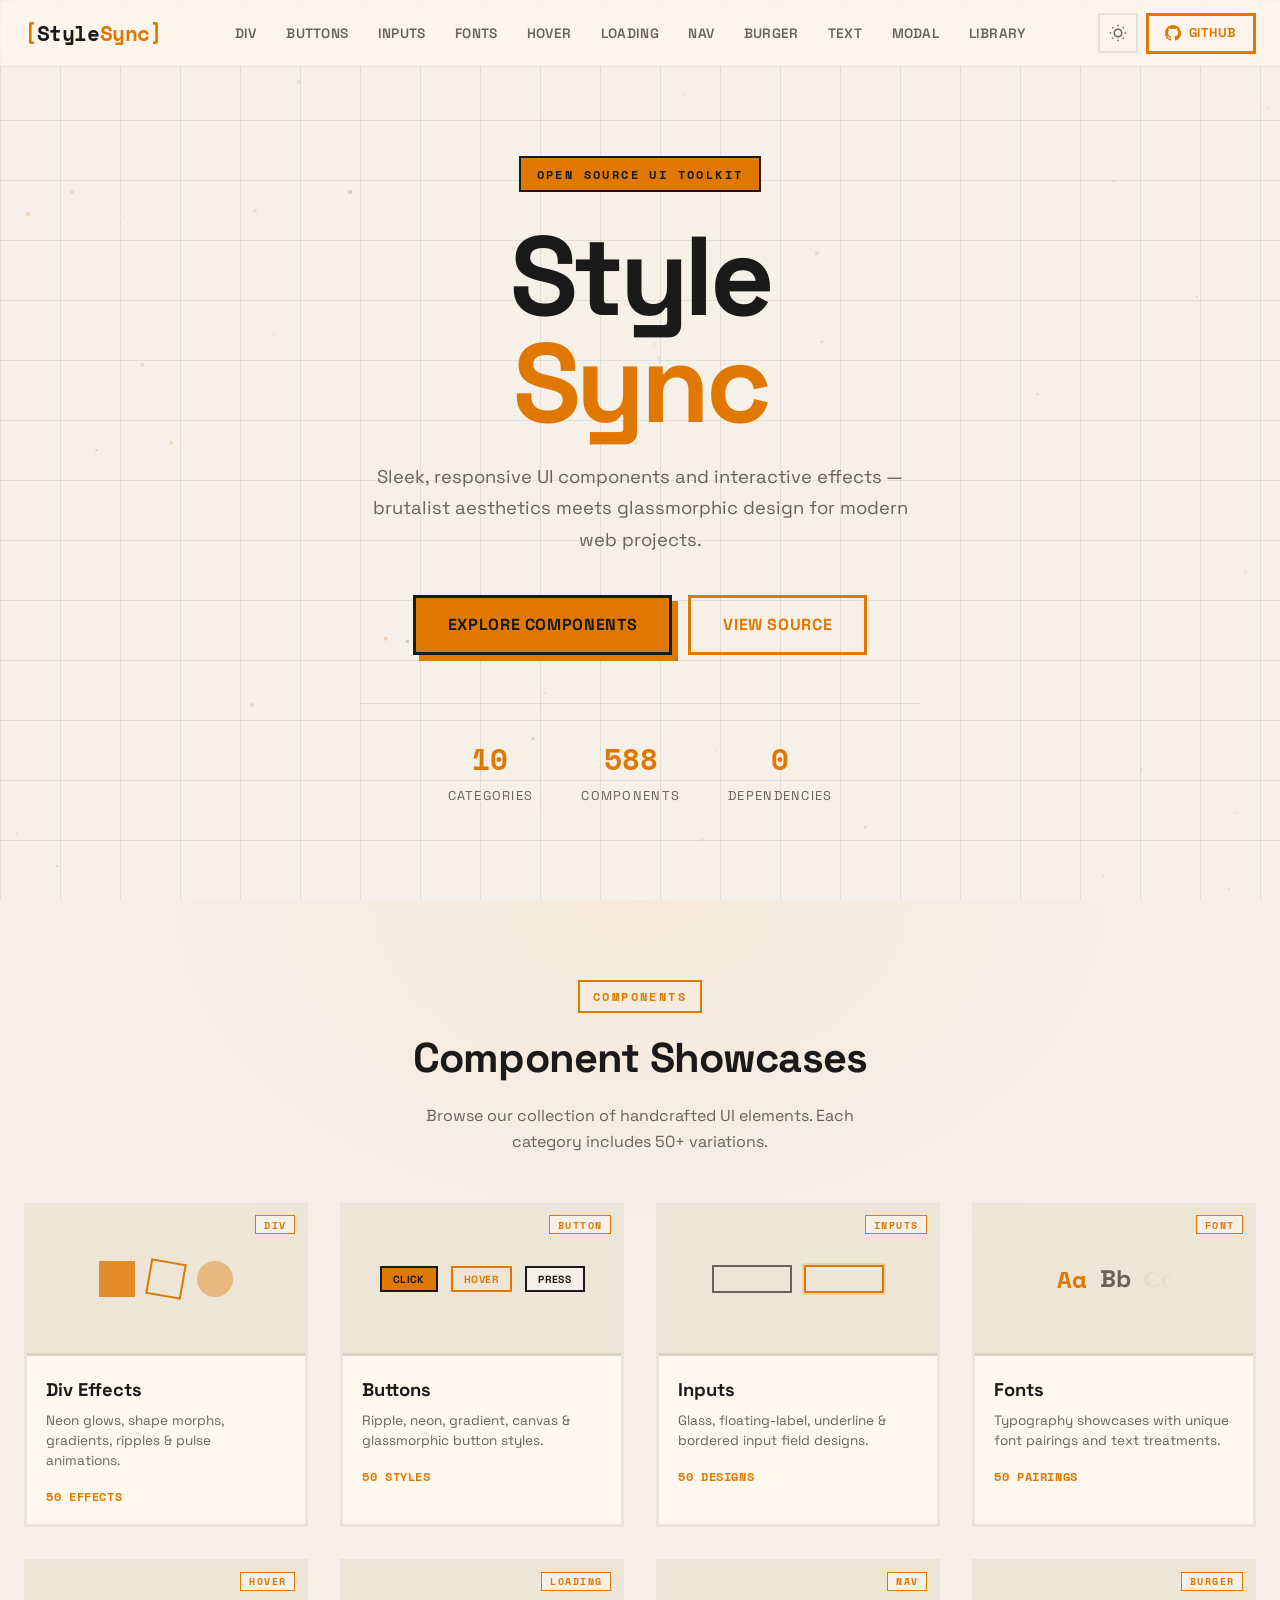
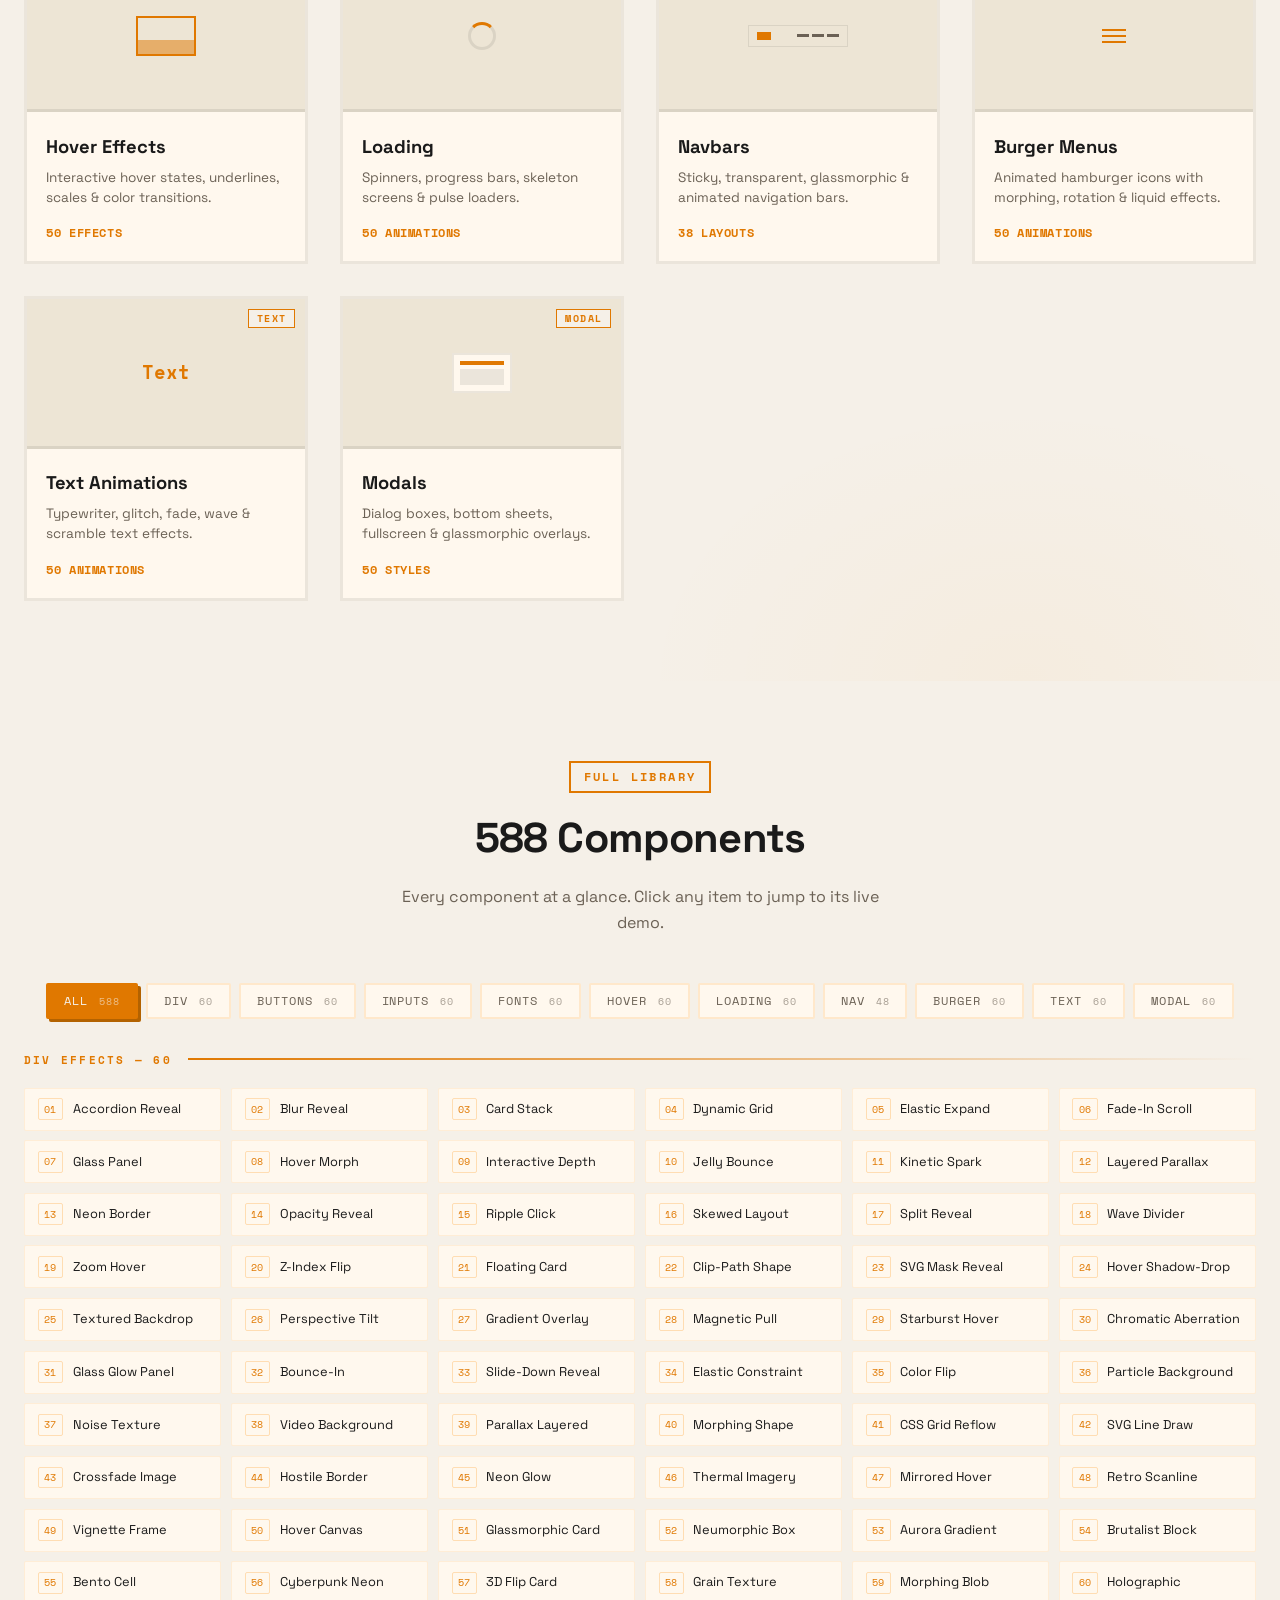
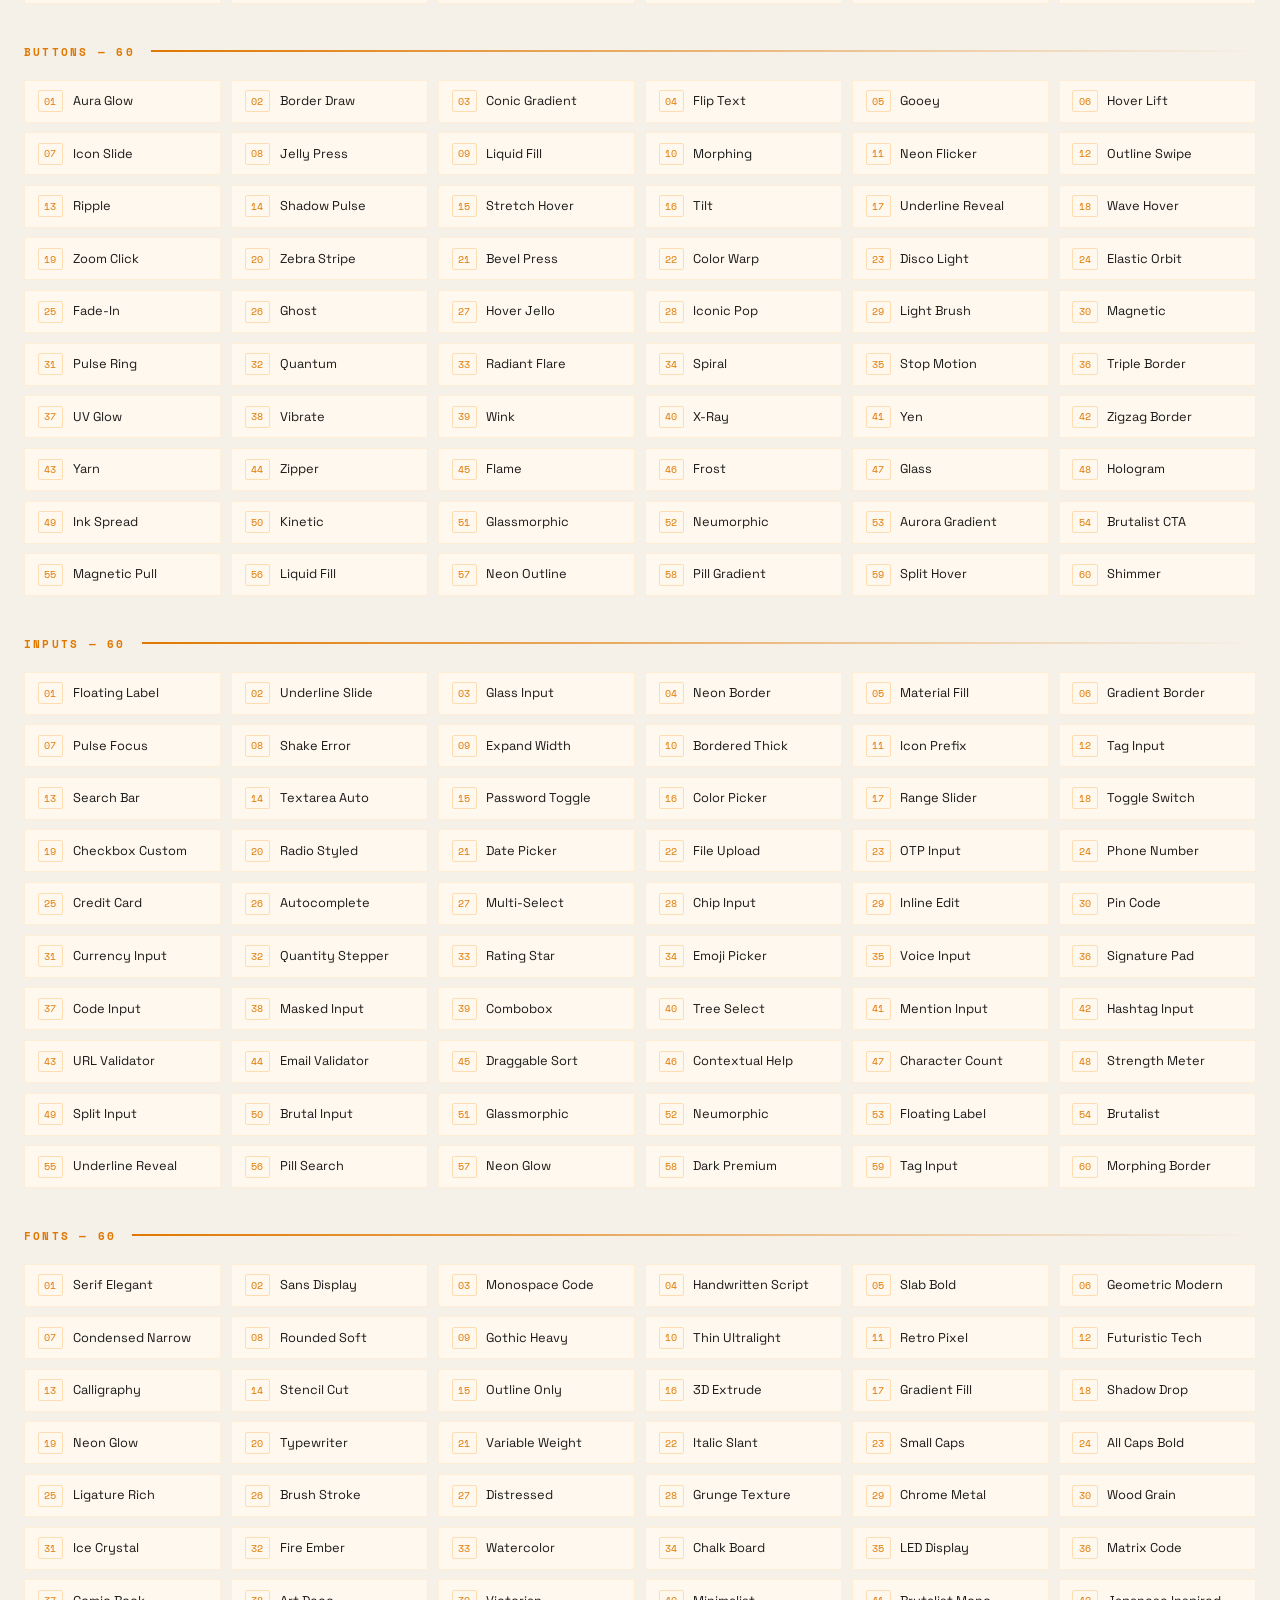
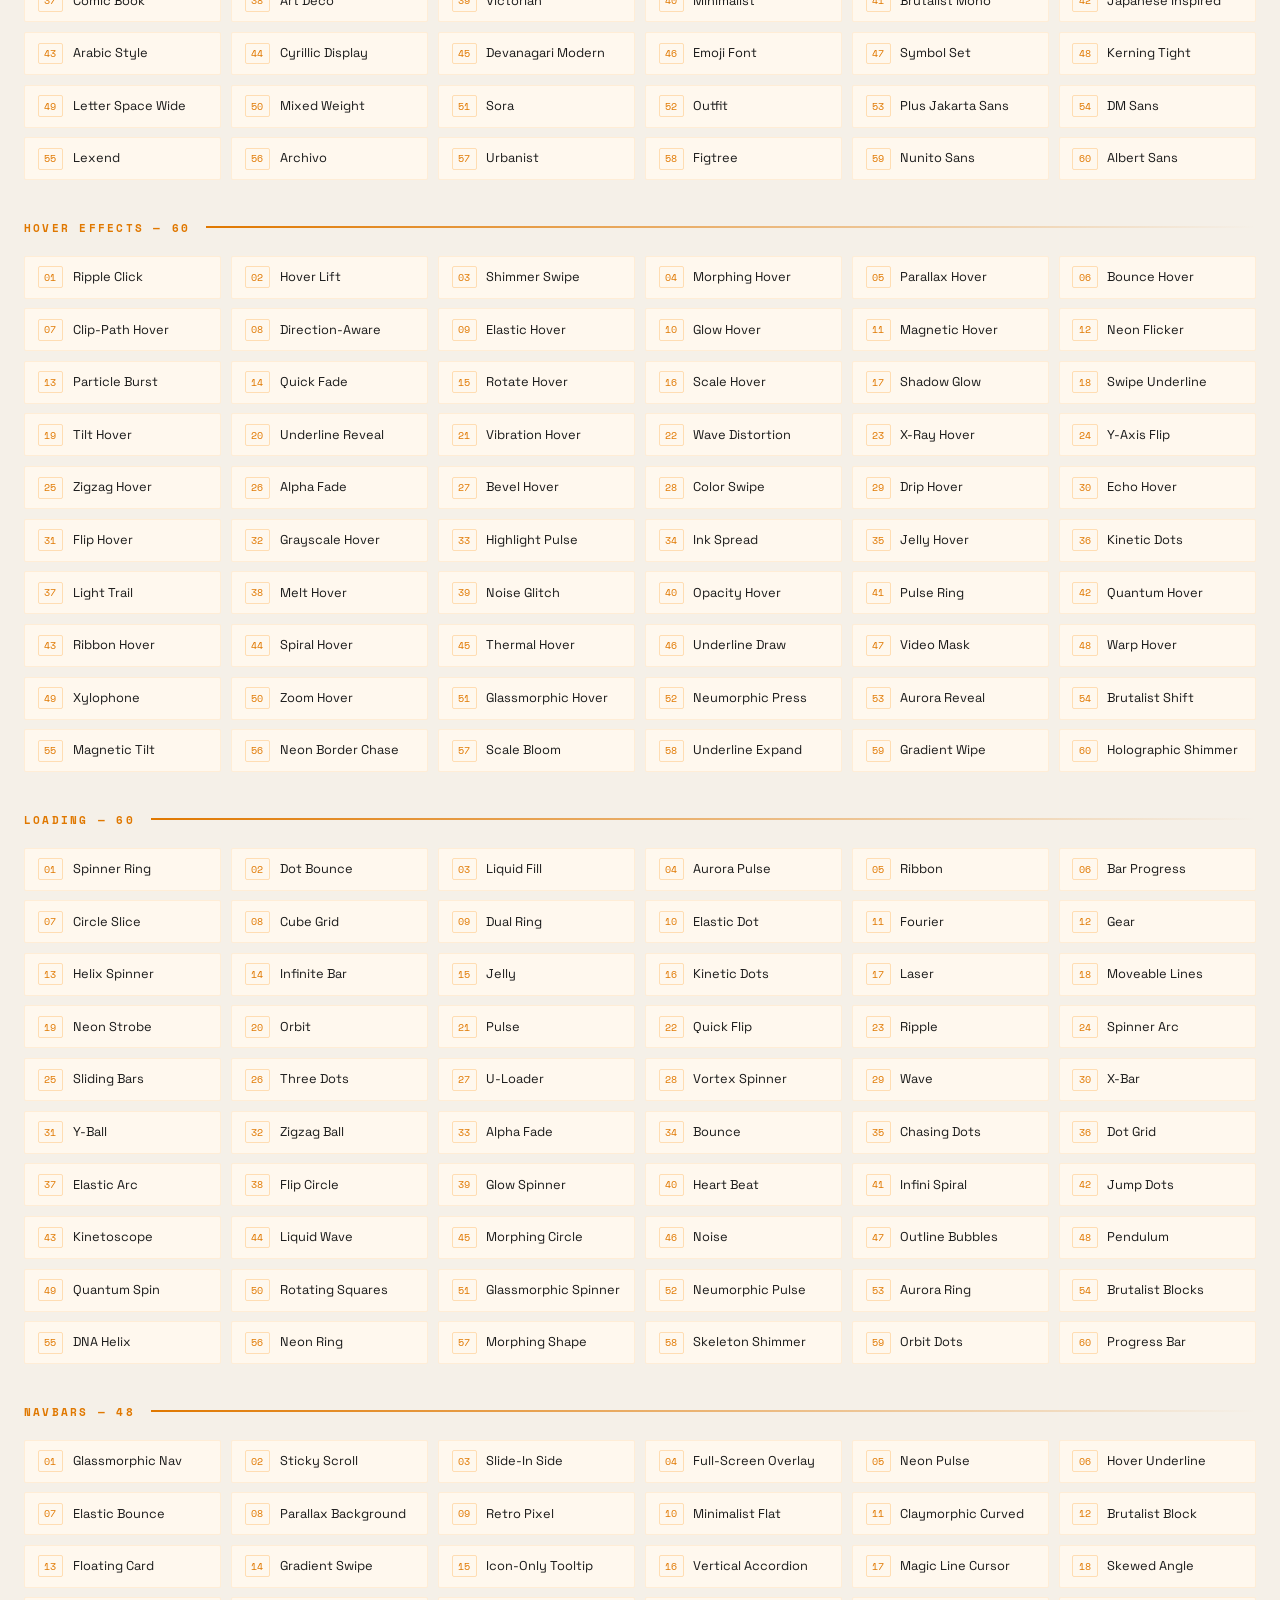
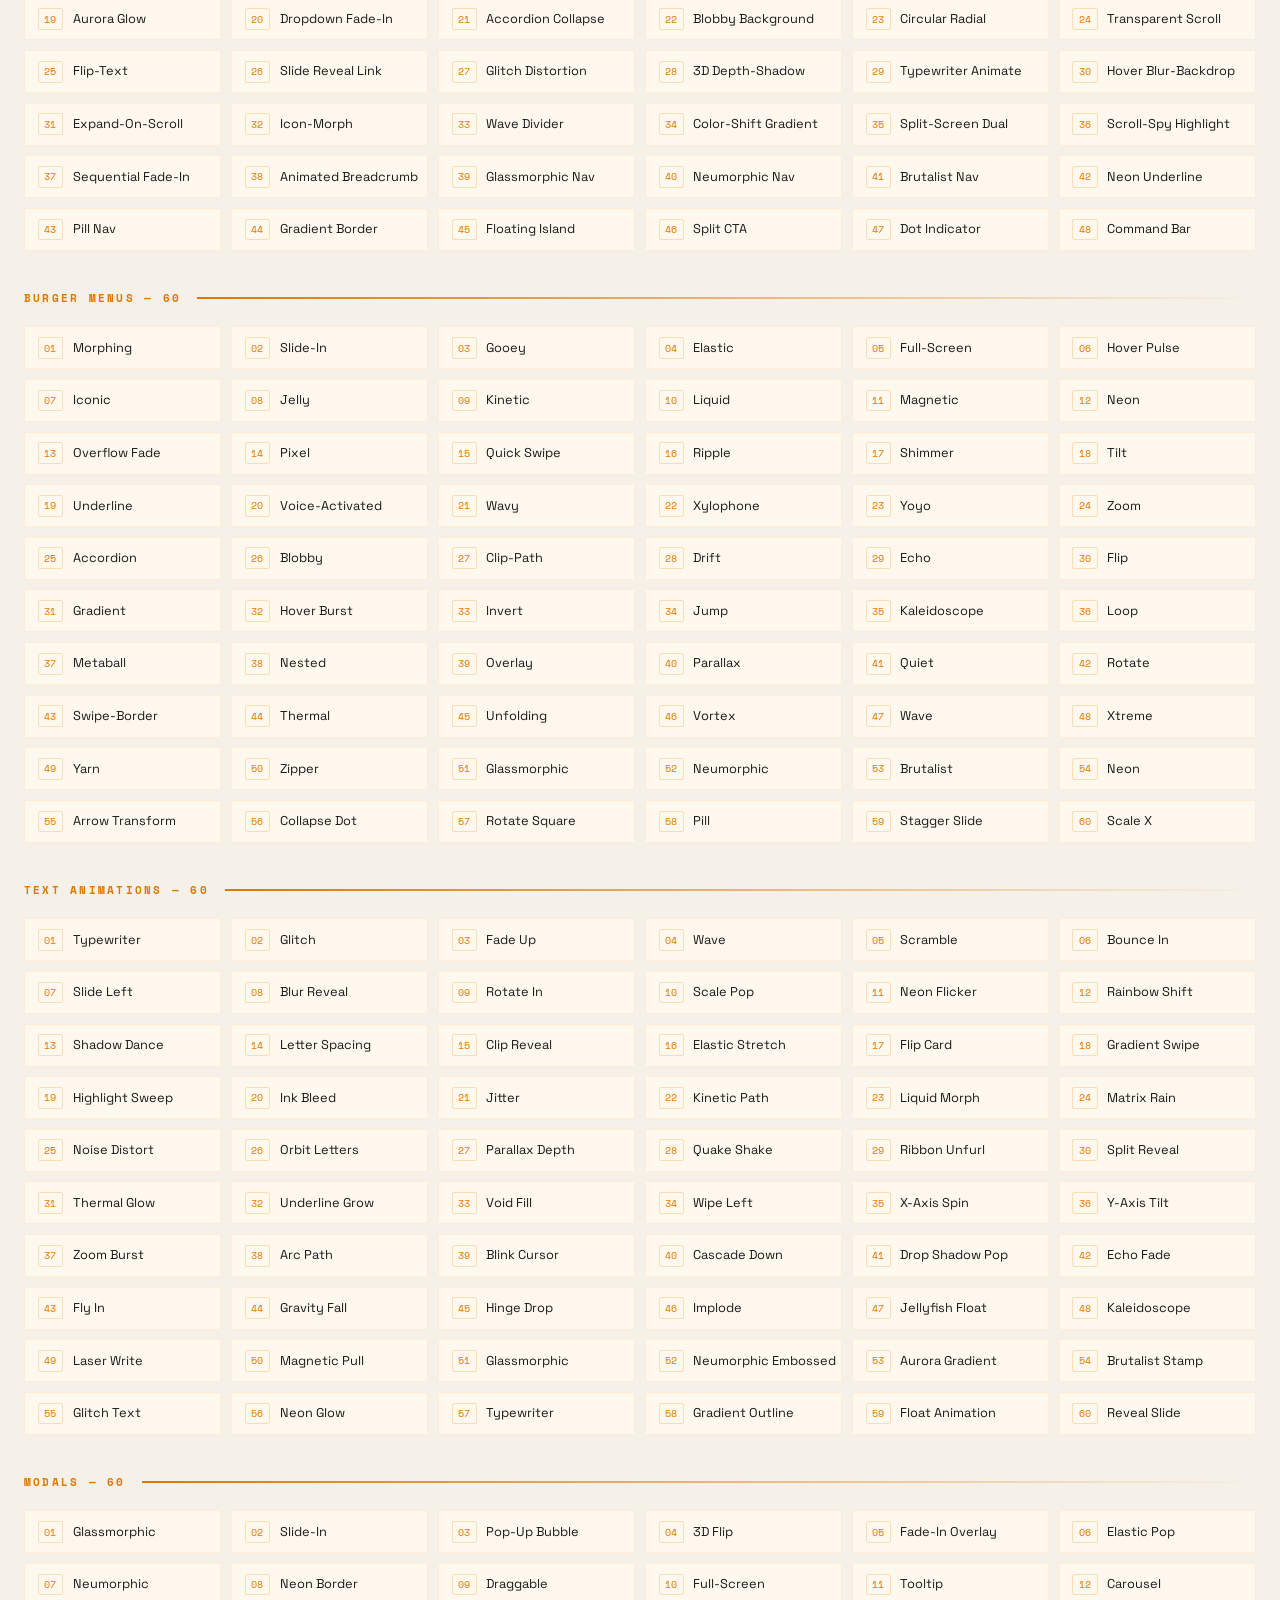
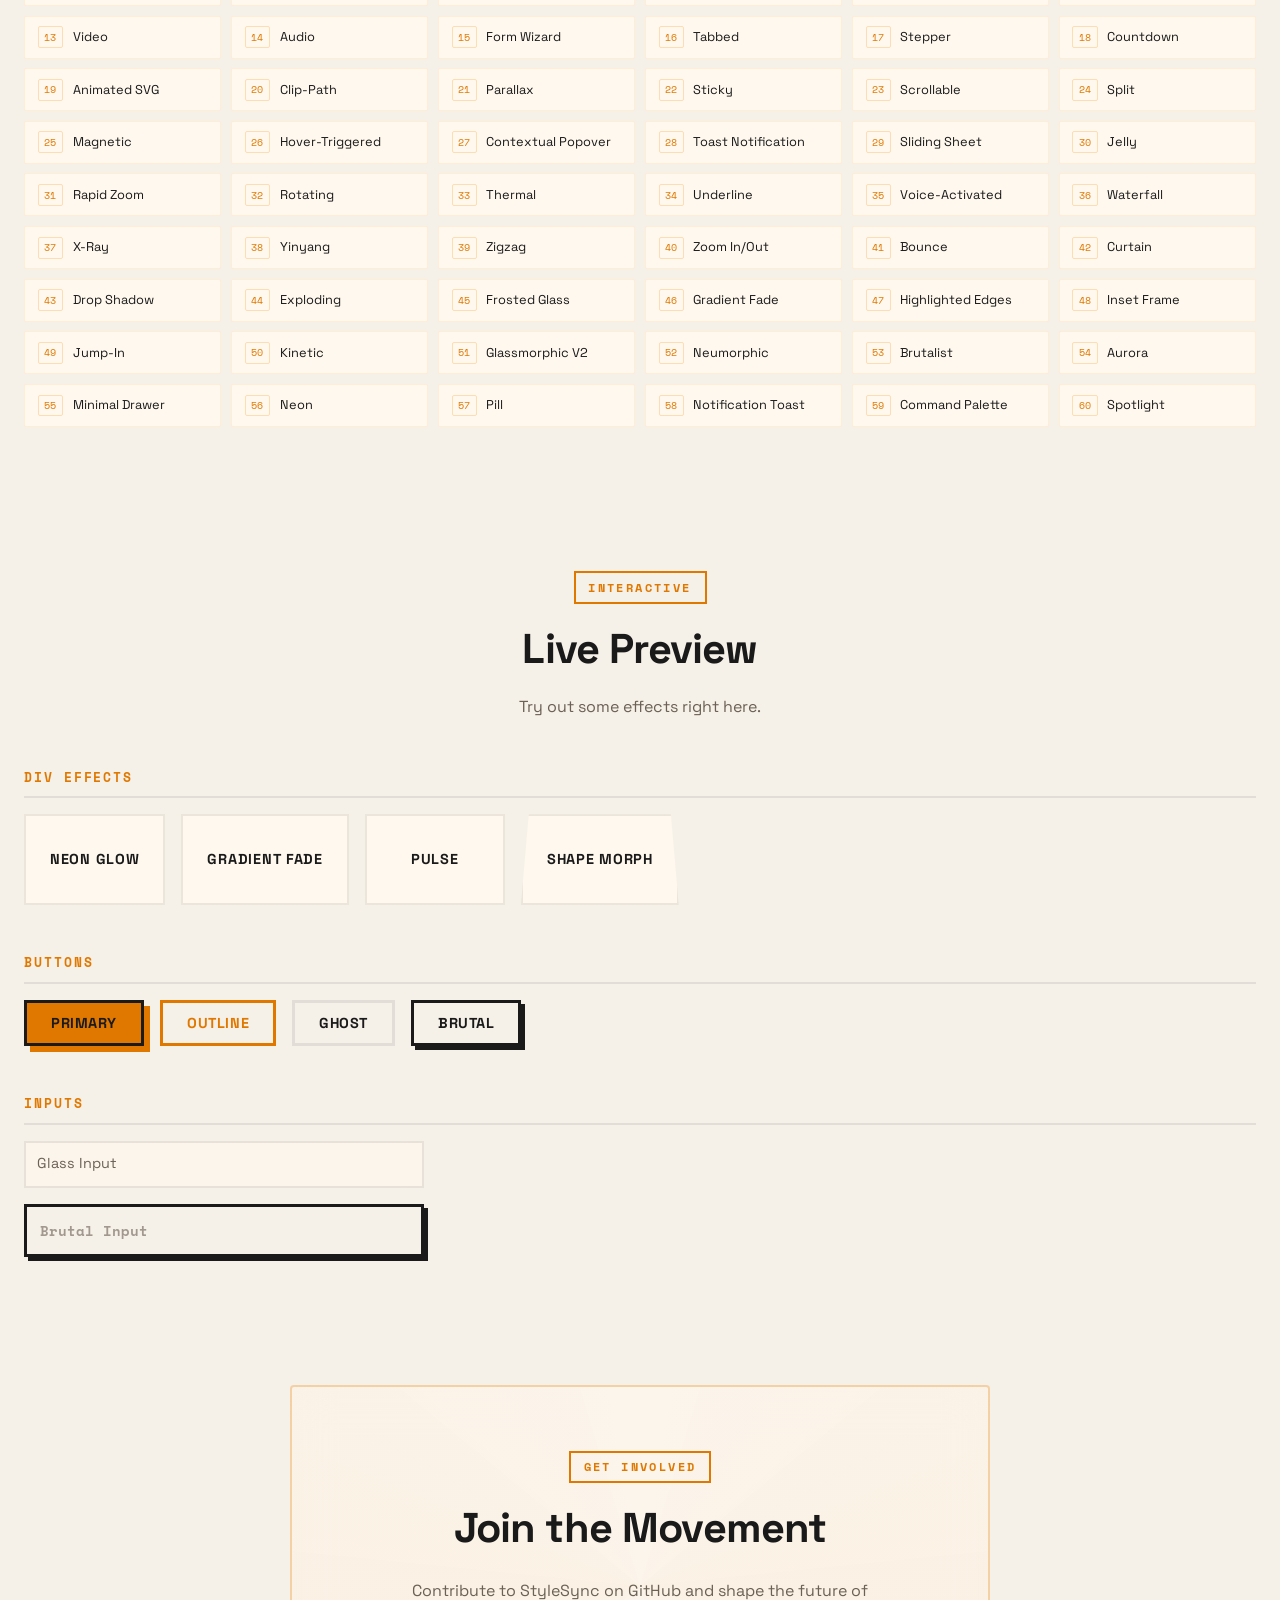
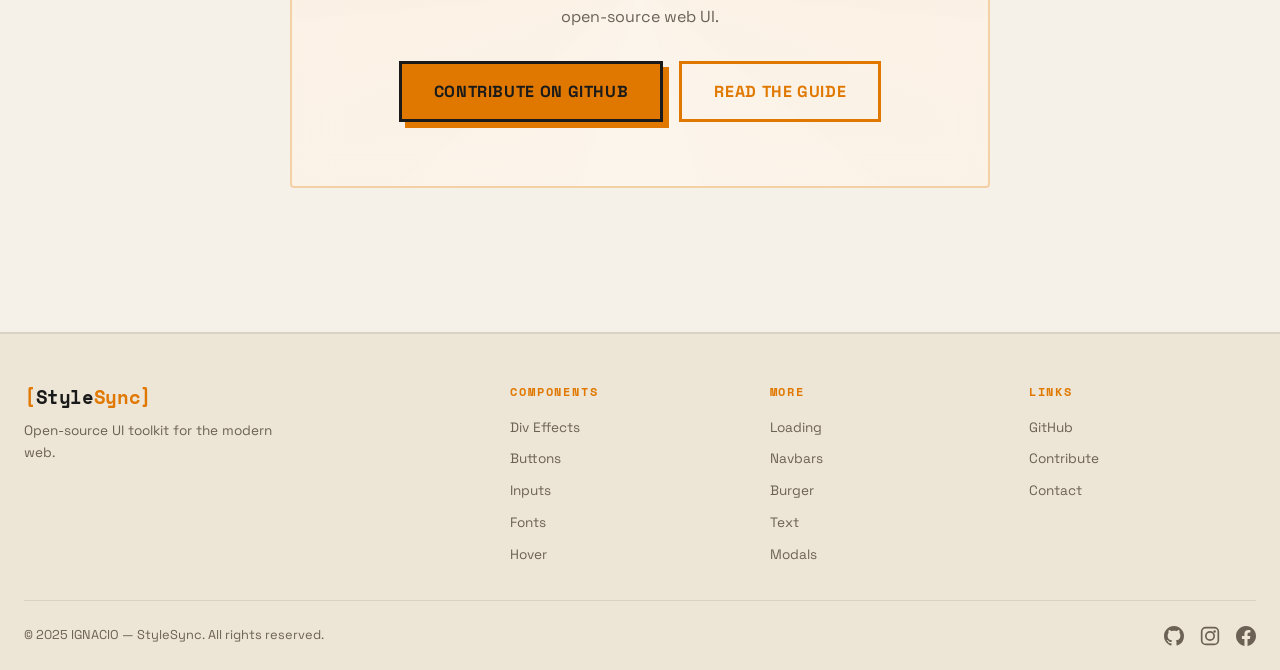
<file: index.html>
<!DOCTYPE html>
<html lang="en" data-theme="dark">
<head>
  <meta charset="UTF-8" />
  <meta name="viewport" content="width=device-width, initial-scale=1.0"/>
  <title>StyleSync — Brutalist UI Toolkit</title>
  <link href="https://fonts.googleapis.com/css2?family=Space+Grotesk:wght@400;600;700&family=Space+Mono:wght@400;700&display=swap" rel="stylesheet"/>
  <link rel="stylesheet" href="styles.css" />
</head>
<body>
  <!-- LOADER -->
  <div id="loader" class="loader">
    <div class="loader-inner">
      <div class="loader-block"></div>
      <div class="loader-block"></div>
      <div class="loader-block"></div>
      <span class="loader-text">STYLESYNC</span>
    </div>
  </div>

  <!-- BACK-TO-TOP -->
  <button id="backToTop" class="back-to-top" aria-label="Back to top">
    <svg width="20" height="20" viewBox="0 0 20 20" fill="none"><path d="M10 3L3 12h4v5h6v-5h4L10 3z" fill="currentColor"/></svg>
  </button>

  <!-- HEADER + NAV -->
  <header id="site-header">
    <nav class="navbar" role="navigation" aria-label="Main navigation">
      <a href="#" class="logo">
        <span class="logo-bracket">[</span>Style<span class="logo-accent">Sync</span><span class="logo-bracket">]</span>
      </a>
      <ul class="nav-links">
        <li><a href="div/div.html">Div</a></li>
        <li><a href="button/button.html">Buttons</a></li>
        <li><a href="inputs/input.html">Inputs</a></li>
        <li><a href="font/font.html">Fonts</a></li>
        <li><a href="hover/hover.html">Hover</a></li>
        <li><a href="loading/load.html">Loading</a></li>
        <li><a href="nav/nav.html">Nav</a></li>
        <li><a href="burger/burger.html">Burger</a></li>
        <li><a href="text/text.html">Text</a></li>
        <li><a href="modal/modal.html">Modal</a></li>
        <li><a href="#library" class="nav-library">Library</a></li>
      </ul>
      <div class="nav-actions">
        <button id="theme-toggle" class="theme-toggle" aria-label="Toggle theme">
          <svg class="icon-sun" width="18" height="18" viewBox="0 0 24 24" fill="none" stroke="currentColor" stroke-width="2"><circle cx="12" cy="12" r="5"/><path d="M12 1v2M12 21v2M4.22 4.22l1.42 1.42M18.36 18.36l1.42 1.42M1 12h2M21 12h2M4.22 19.78l1.42-1.42M18.36 5.64l1.42-1.42"/></svg>
          <svg class="icon-moon" width="18" height="18" viewBox="0 0 24 24" fill="none" stroke="currentColor" stroke-width="2"><path d="M21 12.79A9 9 0 1111.21 3 7 7 0 0021 12.79z"/></svg>
        </button>
        <a href="https://github.com/shariarmahmudsaif/stylesync" target="_blank" rel="noopener" class="btn btn-outline btn-sm" aria-label="GitHub">
          <svg width="16" height="16" viewBox="0 0 16 16" fill="currentColor"><path d="M8 0C3.58 0 0 3.58 0 8c0 3.54 2.29 6.53 5.47 7.59.4.07.55-.17.55-.38 0-.19-.01-.82-.01-1.49-2.01.37-2.53-.49-2.69-.94-.09-.23-.48-.94-.82-1.13-.28-.15-.68-.52-.01-.53.63-.01 1.08.58 1.23.82.72 1.21 1.87.87 2.33.66.07-.52.28-.87.51-1.07-1.78-.2-3.64-.89-3.64-3.95 0-.87.31-1.59.82-2.15-.08-.2-.36-1.02.08-2.12 0 0 .67-.21 2.2.82.64-.18 1.32-.27 2-.27.68 0 1.36.09 2 .27 1.53-1.04 2.2-.82 2.2-.82.44 1.1.16 1.92.08 2.12.51.56.82 1.27.82 2.15 0 3.07-1.87 3.75-3.65 3.95.29.25.54.73.54 1.48 0 1.07-.01 1.93-.01 2.2 0 .21.15.46.55.38A8.013 8.013 0 0016 8c0-4.42-3.58-8-8-8z"/></svg>
          GitHub
        </a>
        <button id="burger" class="burger" aria-label="Toggle mobile menu" aria-expanded="false">
          <span></span><span></span><span></span>
        </button>
      </div>
    </nav>
  </header>

  <!-- MOBILE FULLSCREEN MENU -->
  <div id="mobile-menu" class="mobile-menu" aria-hidden="true">
    <div class="mobile-menu-inner">
      <button id="mobile-close" class="mobile-close" aria-label="Close menu">&times;</button>
      <ul>
        <li><a href="div/div.html">Div</a></li>
        <li><a href="button/button.html">Buttons</a></li>
        <li><a href="inputs/input.html">Inputs</a></li>
        <li><a href="font/font.html">Fonts</a></li>
        <li><a href="hover/hover.html">Hover</a></li>
        <li><a href="loading/load.html">Loading</a></li>
        <li><a href="nav/nav.html">Nav</a></li>
        <li><a href="burger/burger.html">Burger</a></li>
        <li><a href="text/text.html">Text</a></li>
        <li><a href="modal/modal.html">Modal</a></li>
      </ul>
      <a href="https://github.com/shariarmahmudsaif/stylesync" target="_blank" rel="noopener" class="btn btn-primary btn-block">View on GitHub</a>
    </div>
  </div>

  <main>
    <!-- HERO -->
    <section id="hero" class="hero">
      <canvas id="heroCanvas" aria-hidden="true"></canvas>
      <div class="hero-content">
        <div class="hero-badge">OPEN SOURCE UI TOOLKIT</div>
        <h1><span class="hero-line">Style</span><span class="hero-line accent">Sync</span></h1>
        <p class="hero-desc">Sleek, responsive UI components and interactive effects — brutalist aesthetics meets glassmorphic design for modern web projects.</p>
        <div class="hero-actions">
          <a href="#showcases" class="btn btn-primary btn-lg">Explore Components</a>
          <a href="https://github.com/shariarmahmudsaif/stylesync" target="_blank" rel="noopener" class="btn btn-outline btn-lg">View Source</a>
        </div>
        <div class="hero-stats">
          <div class="stat"><span class="stat-num">10</span><span class="stat-label">Categories</span></div>
          <div class="stat"><span class="stat-num">588</span><span class="stat-label">Components</span></div>
          <div class="stat"><span class="stat-num">0</span><span class="stat-label">Dependencies</span></div>
        </div>
      </div>
      <div class="hero-grid-overlay" aria-hidden="true"></div>
    </section>

    <!-- SHOWCASES -->
    <section id="showcases" class="section showcase-section">
      <div class="section-header">
        <span class="section-tag">COMPONENTS</span>
        <h2>Component Showcases</h2>
        <p class="section-desc">Browse our collection of handcrafted UI elements. Each category includes 50+ variations.</p>
      </div>

      <div class="showcase-grid">
        <a href="div/div.html" class="showcase-card" data-category="div">
          <div class="showcase-preview">
            <div class="mini-div mini-1"></div>
            <div class="mini-div mini-2"></div>
            <div class="mini-div mini-3"></div>
          </div>
          <div class="showcase-info">
            <h3>Div Effects</h3>
            <p>Neon glows, shape morphs, gradients, ripples & pulse animations.</p>
            <span class="showcase-count">50 effects</span>
          </div>
        </a>

        <a href="button/button.html" class="showcase-card" data-category="button">
          <div class="showcase-preview">
            <button class="mini-btn mini-btn-1" tabindex="-1">Click</button>
            <button class="mini-btn mini-btn-2" tabindex="-1">Hover</button>
            <button class="mini-btn mini-btn-3" tabindex="-1">Press</button>
          </div>
          <div class="showcase-info">
            <h3>Buttons</h3>
            <p>Ripple, neon, gradient, canvas & glassmorphic button styles.</p>
            <span class="showcase-count">50 styles</span>
          </div>
        </a>

        <a href="inputs/input.html" class="showcase-card" data-category="inputs">
          <div class="showcase-preview">
            <div class="mini-input"></div>
            <div class="mini-input active"></div>
          </div>
          <div class="showcase-info">
            <h3>Inputs</h3>
            <p>Glass, floating-label, underline & bordered input field designs.</p>
            <span class="showcase-count">50 designs</span>
          </div>
        </a>

        <a href="font/font.html" class="showcase-card" data-category="font">
          <div class="showcase-preview">
            <span class="mini-font f1">Aa</span>
            <span class="mini-font f2">Bb</span>
            <span class="mini-font f3">Cc</span>
          </div>
          <div class="showcase-info">
            <h3>Fonts</h3>
            <p>Typography showcases with unique font pairings and text treatments.</p>
            <span class="showcase-count">50 pairings</span>
          </div>
        </a>

        <a href="hover/hover.html" class="showcase-card" data-category="hover">
          <div class="showcase-preview">
            <div class="mini-hover-box">
              <div class="mini-hover-fill"></div>
            </div>
          </div>
          <div class="showcase-info">
            <h3>Hover Effects</h3>
            <p>Interactive hover states, underlines, scales & color transitions.</p>
            <span class="showcase-count">50 effects</span>
          </div>
        </a>

        <a href="loading/load.html" class="showcase-card" data-category="loading">
          <div class="showcase-preview">
            <div class="mini-spinner"></div>
          </div>
          <div class="showcase-info">
            <h3>Loading</h3>
            <p>Spinners, progress bars, skeleton screens & pulse loaders.</p>
            <span class="showcase-count">50 animations</span>
          </div>
        </a>

        <a href="nav/nav.html" class="showcase-card" data-category="nav">
          <div class="showcase-preview">
            <div class="mini-nav">
              <div class="mini-nav-logo"></div>
              <div class="mini-nav-links"><span></span><span></span><span></span></div>
            </div>
          </div>
          <div class="showcase-info">
            <h3>Navbars</h3>
            <p>Sticky, transparent, glassmorphic & animated navigation bars.</p>
            <span class="showcase-count">38 layouts</span>
          </div>
        </a>

        <a href="burger/burger.html" class="showcase-card" data-category="burger">
          <div class="showcase-preview">
            <div class="mini-burger"><span></span><span></span><span></span></div>
          </div>
          <div class="showcase-info">
            <h3>Burger Menus</h3>
            <p>Animated hamburger icons with morphing, rotation & liquid effects.</p>
            <span class="showcase-count">50 animations</span>
          </div>
        </a>

        <a href="text/text.html" class="showcase-card" data-category="text">
          <div class="showcase-preview">
            <span class="mini-text-anim">Text</span>
          </div>
          <div class="showcase-info">
            <h3>Text Animations</h3>
            <p>Typewriter, glitch, fade, wave & scramble text effects.</p>
            <span class="showcase-count">50 animations</span>
          </div>
        </a>

        <a href="modal/modal.html" class="showcase-card" data-category="modal">
          <div class="showcase-preview">
            <div class="mini-modal">
              <div class="mini-modal-bar"></div>
              <div class="mini-modal-body"></div>
            </div>
          </div>
          <div class="showcase-info">
            <h3>Modals</h3>
            <p>Dialog boxes, bottom sheets, fullscreen & glassmorphic overlays.</p>
            <span class="showcase-count">50 styles</span>
          </div>
        </a>
      </div>
    </section>

    <!-- FULL COMPONENT LIBRARY — 588 Components -->
    <section id="library" class="section library-section">
      <div class="section-header">
        <span class="section-tag">FULL LIBRARY</span>
        <h2>588 Components</h2>
        <p class="section-desc">Every component at a glance. Click any item to jump to its live demo.</p>
      </div>

      <!-- Filter Bar -->
      <div class="library-filter">
        <button class="filter-btn active" data-filter="all">All <span class="filter-count">588</span></button>
        <button class="filter-btn" data-filter="div">Div <span class="filter-count">60</span></button>
        <button class="filter-btn" data-filter="button">Buttons <span class="filter-count">60</span></button>
        <button class="filter-btn" data-filter="input">Inputs <span class="filter-count">60</span></button>
        <button class="filter-btn" data-filter="font">Fonts <span class="filter-count">60</span></button>
        <button class="filter-btn" data-filter="hover">Hover <span class="filter-count">60</span></button>
        <button class="filter-btn" data-filter="loading">Loading <span class="filter-count">60</span></button>
        <button class="filter-btn" data-filter="nav">Nav <span class="filter-count">48</span></button>
        <button class="filter-btn" data-filter="burger">Burger <span class="filter-count">60</span></button>
        <button class="filter-btn" data-filter="text">Text <span class="filter-count">60</span></button>
        <button class="filter-btn" data-filter="modal">Modal <span class="filter-count">60</span></button>
      </div>

      <div class="library-grid" id="libraryGrid">
        <div class="lib-category" data-cat="div">Div Effects — 60</div>
        <a href="div/div.html#1" class="lib-item" data-cat="div"><span class="lib-num">01</span>Accordion Reveal</a>
        <a href="div/div.html#2" class="lib-item" data-cat="div"><span class="lib-num">02</span>Blur Reveal</a>
        <a href="div/div.html#3" class="lib-item" data-cat="div"><span class="lib-num">03</span>Card Stack</a>
        <a href="div/div.html#4" class="lib-item" data-cat="div"><span class="lib-num">04</span>Dynamic Grid</a>
        <a href="div/div.html#5" class="lib-item" data-cat="div"><span class="lib-num">05</span>Elastic Expand</a>
        <a href="div/div.html#6" class="lib-item" data-cat="div"><span class="lib-num">06</span>Fade-In Scroll</a>
        <a href="div/div.html#7" class="lib-item" data-cat="div"><span class="lib-num">07</span>Glass Panel</a>
        <a href="div/div.html#8" class="lib-item" data-cat="div"><span class="lib-num">08</span>Hover Morph</a>
        <a href="div/div.html#9" class="lib-item" data-cat="div"><span class="lib-num">09</span>Interactive Depth</a>
        <a href="div/div.html#10" class="lib-item" data-cat="div"><span class="lib-num">10</span>Jelly Bounce</a>
        <a href="div/div.html#11" class="lib-item" data-cat="div"><span class="lib-num">11</span>Kinetic Spark</a>
        <a href="div/div.html#12" class="lib-item" data-cat="div"><span class="lib-num">12</span>Layered Parallax</a>
        <a href="div/div.html#13" class="lib-item" data-cat="div"><span class="lib-num">13</span>Neon Border</a>
        <a href="div/div.html#14" class="lib-item" data-cat="div"><span class="lib-num">14</span>Opacity Reveal</a>
        <a href="div/div.html#15" class="lib-item" data-cat="div"><span class="lib-num">15</span>Ripple Click</a>
        <a href="div/div.html#16" class="lib-item" data-cat="div"><span class="lib-num">16</span>Skewed Layout</a>
        <a href="div/div.html#17" class="lib-item" data-cat="div"><span class="lib-num">17</span>Split Reveal</a>
        <a href="div/div.html#18" class="lib-item" data-cat="div"><span class="lib-num">18</span>Wave Divider</a>
        <a href="div/div.html#19" class="lib-item" data-cat="div"><span class="lib-num">19</span>Zoom Hover</a>
        <a href="div/div.html#20" class="lib-item" data-cat="div"><span class="lib-num">20</span>Z-Index Flip</a>
        <a href="div/div.html#21" class="lib-item" data-cat="div"><span class="lib-num">21</span>Floating Card</a>
        <a href="div/div.html#22" class="lib-item" data-cat="div"><span class="lib-num">22</span>Clip-Path Shape</a>
        <a href="div/div.html#23" class="lib-item" data-cat="div"><span class="lib-num">23</span>SVG Mask Reveal</a>
        <a href="div/div.html#24" class="lib-item" data-cat="div"><span class="lib-num">24</span>Hover Shadow-Drop</a>
        <a href="div/div.html#25" class="lib-item" data-cat="div"><span class="lib-num">25</span>Textured Backdrop</a>
        <a href="div/div.html#26" class="lib-item" data-cat="div"><span class="lib-num">26</span>Perspective Tilt</a>
        <a href="div/div.html#27" class="lib-item" data-cat="div"><span class="lib-num">27</span>Gradient Overlay</a>
        <a href="div/div.html#28" class="lib-item" data-cat="div"><span class="lib-num">28</span>Magnetic Pull</a>
        <a href="div/div.html#29" class="lib-item" data-cat="div"><span class="lib-num">29</span>Starburst Hover</a>
        <a href="div/div.html#30" class="lib-item" data-cat="div"><span class="lib-num">30</span>Chromatic Aberration</a>
        <a href="div/div.html#31" class="lib-item" data-cat="div"><span class="lib-num">31</span>Glass Glow Panel</a>
        <a href="div/div.html#32" class="lib-item" data-cat="div"><span class="lib-num">32</span>Bounce-In</a>
        <a href="div/div.html#33" class="lib-item" data-cat="div"><span class="lib-num">33</span>Slide-Down Reveal</a>
        <a href="div/div.html#34" class="lib-item" data-cat="div"><span class="lib-num">34</span>Elastic Constraint</a>
        <a href="div/div.html#35" class="lib-item" data-cat="div"><span class="lib-num">35</span>Color Flip</a>
        <a href="div/div.html#36" class="lib-item" data-cat="div"><span class="lib-num">36</span>Particle Background</a>
        <a href="div/div.html#37" class="lib-item" data-cat="div"><span class="lib-num">37</span>Noise Texture</a>
        <a href="div/div.html#38" class="lib-item" data-cat="div"><span class="lib-num">38</span>Video Background</a>
        <a href="div/div.html#39" class="lib-item" data-cat="div"><span class="lib-num">39</span>Parallax Layered</a>
        <a href="div/div.html#40" class="lib-item" data-cat="div"><span class="lib-num">40</span>Morphing Shape</a>
        <a href="div/div.html#41" class="lib-item" data-cat="div"><span class="lib-num">41</span>CSS Grid Reflow</a>
        <a href="div/div.html#42" class="lib-item" data-cat="div"><span class="lib-num">42</span>SVG Line Draw</a>
        <a href="div/div.html#43" class="lib-item" data-cat="div"><span class="lib-num">43</span>Crossfade Image</a>
        <a href="div/div.html#44" class="lib-item" data-cat="div"><span class="lib-num">44</span>Hostile Border</a>
        <a href="div/div.html#45" class="lib-item" data-cat="div"><span class="lib-num">45</span>Neon Glow</a>
        <a href="div/div.html#46" class="lib-item" data-cat="div"><span class="lib-num">46</span>Thermal Imagery</a>
        <a href="div/div.html#47" class="lib-item" data-cat="div"><span class="lib-num">47</span>Mirrored Hover</a>
        <a href="div/div.html#48" class="lib-item" data-cat="div"><span class="lib-num">48</span>Retro Scanline</a>
        <a href="div/div.html#49" class="lib-item" data-cat="div"><span class="lib-num">49</span>Vignette Frame</a>
        <a href="div/div.html#50" class="lib-item" data-cat="div"><span class="lib-num">50</span>Hover Canvas</a>
        <a href="div/div.html#51" class="lib-item" data-cat="div"><span class="lib-num">51</span>Glassmorphic Card</a>
        <a href="div/div.html#52" class="lib-item" data-cat="div"><span class="lib-num">52</span>Neumorphic Box</a>
        <a href="div/div.html#53" class="lib-item" data-cat="div"><span class="lib-num">53</span>Aurora Gradient</a>
        <a href="div/div.html#54" class="lib-item" data-cat="div"><span class="lib-num">54</span>Brutalist Block</a>
        <a href="div/div.html#55" class="lib-item" data-cat="div"><span class="lib-num">55</span>Bento Cell</a>
        <a href="div/div.html#56" class="lib-item" data-cat="div"><span class="lib-num">56</span>Cyberpunk Neon</a>
        <a href="div/div.html#57" class="lib-item" data-cat="div"><span class="lib-num">57</span>3D Flip Card</a>
        <a href="div/div.html#58" class="lib-item" data-cat="div"><span class="lib-num">58</span>Grain Texture</a>
        <a href="div/div.html#59" class="lib-item" data-cat="div"><span class="lib-num">59</span>Morphing Blob</a>
        <a href="div/div.html#60" class="lib-item" data-cat="div"><span class="lib-num">60</span>Holographic</a>

        <div class="lib-category" data-cat="button">Buttons — 60</div>
        <a href="button/button.html#1" class="lib-item" data-cat="button"><span class="lib-num">01</span>Aura Glow</a>
        <a href="button/button.html#2" class="lib-item" data-cat="button"><span class="lib-num">02</span>Border Draw</a>
        <a href="button/button.html#3" class="lib-item" data-cat="button"><span class="lib-num">03</span>Conic Gradient</a>
        <a href="button/button.html#4" class="lib-item" data-cat="button"><span class="lib-num">04</span>Flip Text</a>
        <a href="button/button.html#5" class="lib-item" data-cat="button"><span class="lib-num">05</span>Gooey</a>
        <a href="button/button.html#6" class="lib-item" data-cat="button"><span class="lib-num">06</span>Hover Lift</a>
        <a href="button/button.html#7" class="lib-item" data-cat="button"><span class="lib-num">07</span>Icon Slide</a>
        <a href="button/button.html#8" class="lib-item" data-cat="button"><span class="lib-num">08</span>Jelly Press</a>
        <a href="button/button.html#9" class="lib-item" data-cat="button"><span class="lib-num">09</span>Liquid Fill</a>
        <a href="button/button.html#10" class="lib-item" data-cat="button"><span class="lib-num">10</span>Morphing</a>
        <a href="button/button.html#11" class="lib-item" data-cat="button"><span class="lib-num">11</span>Neon Flicker</a>
        <a href="button/button.html#12" class="lib-item" data-cat="button"><span class="lib-num">12</span>Outline Swipe</a>
        <a href="button/button.html#13" class="lib-item" data-cat="button"><span class="lib-num">13</span>Ripple</a>
        <a href="button/button.html#14" class="lib-item" data-cat="button"><span class="lib-num">14</span>Shadow Pulse</a>
        <a href="button/button.html#15" class="lib-item" data-cat="button"><span class="lib-num">15</span>Stretch Hover</a>
        <a href="button/button.html#16" class="lib-item" data-cat="button"><span class="lib-num">16</span>Tilt</a>
        <a href="button/button.html#17" class="lib-item" data-cat="button"><span class="lib-num">17</span>Underline Reveal</a>
        <a href="button/button.html#18" class="lib-item" data-cat="button"><span class="lib-num">18</span>Wave Hover</a>
        <a href="button/button.html#19" class="lib-item" data-cat="button"><span class="lib-num">19</span>Zoom Click</a>
        <a href="button/button.html#20" class="lib-item" data-cat="button"><span class="lib-num">20</span>Zebra Stripe</a>
        <a href="button/button.html#21" class="lib-item" data-cat="button"><span class="lib-num">21</span>Bevel Press</a>
        <a href="button/button.html#22" class="lib-item" data-cat="button"><span class="lib-num">22</span>Color Warp</a>
        <a href="button/button.html#23" class="lib-item" data-cat="button"><span class="lib-num">23</span>Disco Light</a>
        <a href="button/button.html#24" class="lib-item" data-cat="button"><span class="lib-num">24</span>Elastic Orbit</a>
        <a href="button/button.html#25" class="lib-item" data-cat="button"><span class="lib-num">25</span>Fade-In</a>
        <a href="button/button.html#26" class="lib-item" data-cat="button"><span class="lib-num">26</span>Ghost</a>
        <a href="button/button.html#27" class="lib-item" data-cat="button"><span class="lib-num">27</span>Hover Jello</a>
        <a href="button/button.html#28" class="lib-item" data-cat="button"><span class="lib-num">28</span>Iconic Pop</a>
        <a href="button/button.html#29" class="lib-item" data-cat="button"><span class="lib-num">29</span>Light Brush</a>
        <a href="button/button.html#30" class="lib-item" data-cat="button"><span class="lib-num">30</span>Magnetic</a>
        <a href="button/button.html#31" class="lib-item" data-cat="button"><span class="lib-num">31</span>Pulse Ring</a>
        <a href="button/button.html#32" class="lib-item" data-cat="button"><span class="lib-num">32</span>Quantum</a>
        <a href="button/button.html#33" class="lib-item" data-cat="button"><span class="lib-num">33</span>Radiant Flare</a>
        <a href="button/button.html#34" class="lib-item" data-cat="button"><span class="lib-num">34</span>Spiral</a>
        <a href="button/button.html#35" class="lib-item" data-cat="button"><span class="lib-num">35</span>Stop Motion</a>
        <a href="button/button.html#36" class="lib-item" data-cat="button"><span class="lib-num">36</span>Triple Border</a>
        <a href="button/button.html#37" class="lib-item" data-cat="button"><span class="lib-num">37</span>UV Glow</a>
        <a href="button/button.html#38" class="lib-item" data-cat="button"><span class="lib-num">38</span>Vibrate</a>
        <a href="button/button.html#39" class="lib-item" data-cat="button"><span class="lib-num">39</span>Wink</a>
        <a href="button/button.html#40" class="lib-item" data-cat="button"><span class="lib-num">40</span>X-Ray</a>
        <a href="button/button.html#41" class="lib-item" data-cat="button"><span class="lib-num">41</span>Yen</a>
        <a href="button/button.html#42" class="lib-item" data-cat="button"><span class="lib-num">42</span>Zigzag Border</a>
        <a href="button/button.html#43" class="lib-item" data-cat="button"><span class="lib-num">43</span>Yarn</a>
        <a href="button/button.html#44" class="lib-item" data-cat="button"><span class="lib-num">44</span>Zipper</a>
        <a href="button/button.html#45" class="lib-item" data-cat="button"><span class="lib-num">45</span>Flame</a>
        <a href="button/button.html#46" class="lib-item" data-cat="button"><span class="lib-num">46</span>Frost</a>
        <a href="button/button.html#47" class="lib-item" data-cat="button"><span class="lib-num">47</span>Glass</a>
        <a href="button/button.html#48" class="lib-item" data-cat="button"><span class="lib-num">48</span>Hologram</a>
        <a href="button/button.html#49" class="lib-item" data-cat="button"><span class="lib-num">49</span>Ink Spread</a>
        <a href="button/button.html#50" class="lib-item" data-cat="button"><span class="lib-num">50</span>Kinetic</a>
        <a href="button/button.html#51" class="lib-item" data-cat="button"><span class="lib-num">51</span>Glassmorphic</a>
        <a href="button/button.html#52" class="lib-item" data-cat="button"><span class="lib-num">52</span>Neumorphic</a>
        <a href="button/button.html#53" class="lib-item" data-cat="button"><span class="lib-num">53</span>Aurora Gradient</a>
        <a href="button/button.html#54" class="lib-item" data-cat="button"><span class="lib-num">54</span>Brutalist CTA</a>
        <a href="button/button.html#55" class="lib-item" data-cat="button"><span class="lib-num">55</span>Magnetic Pull</a>
        <a href="button/button.html#56" class="lib-item" data-cat="button"><span class="lib-num">56</span>Liquid Fill</a>
        <a href="button/button.html#57" class="lib-item" data-cat="button"><span class="lib-num">57</span>Neon Outline</a>
        <a href="button/button.html#58" class="lib-item" data-cat="button"><span class="lib-num">58</span>Pill Gradient</a>
        <a href="button/button.html#59" class="lib-item" data-cat="button"><span class="lib-num">59</span>Split Hover</a>
        <a href="button/button.html#60" class="lib-item" data-cat="button"><span class="lib-num">60</span>Shimmer</a>

        <div class="lib-category" data-cat="input">Inputs — 60</div>
        <a href="inputs/input.html#1" class="lib-item" data-cat="input"><span class="lib-num">01</span>Floating Label</a>
        <a href="inputs/input.html#2" class="lib-item" data-cat="input"><span class="lib-num">02</span>Underline Slide</a>
        <a href="inputs/input.html#3" class="lib-item" data-cat="input"><span class="lib-num">03</span>Glass Input</a>
        <a href="inputs/input.html#4" class="lib-item" data-cat="input"><span class="lib-num">04</span>Neon Border</a>
        <a href="inputs/input.html#5" class="lib-item" data-cat="input"><span class="lib-num">05</span>Material Fill</a>
        <a href="inputs/input.html#6" class="lib-item" data-cat="input"><span class="lib-num">06</span>Gradient Border</a>
        <a href="inputs/input.html#7" class="lib-item" data-cat="input"><span class="lib-num">07</span>Pulse Focus</a>
        <a href="inputs/input.html#8" class="lib-item" data-cat="input"><span class="lib-num">08</span>Shake Error</a>
        <a href="inputs/input.html#9" class="lib-item" data-cat="input"><span class="lib-num">09</span>Expand Width</a>
        <a href="inputs/input.html#10" class="lib-item" data-cat="input"><span class="lib-num">10</span>Bordered Thick</a>
        <a href="inputs/input.html#11" class="lib-item" data-cat="input"><span class="lib-num">11</span>Icon Prefix</a>
        <a href="inputs/input.html#12" class="lib-item" data-cat="input"><span class="lib-num">12</span>Tag Input</a>
        <a href="inputs/input.html#13" class="lib-item" data-cat="input"><span class="lib-num">13</span>Search Bar</a>
        <a href="inputs/input.html#14" class="lib-item" data-cat="input"><span class="lib-num">14</span>Textarea Auto</a>
        <a href="inputs/input.html#15" class="lib-item" data-cat="input"><span class="lib-num">15</span>Password Toggle</a>
        <a href="inputs/input.html#16" class="lib-item" data-cat="input"><span class="lib-num">16</span>Color Picker</a>
        <a href="inputs/input.html#17" class="lib-item" data-cat="input"><span class="lib-num">17</span>Range Slider</a>
        <a href="inputs/input.html#18" class="lib-item" data-cat="input"><span class="lib-num">18</span>Toggle Switch</a>
        <a href="inputs/input.html#19" class="lib-item" data-cat="input"><span class="lib-num">19</span>Checkbox Custom</a>
        <a href="inputs/input.html#20" class="lib-item" data-cat="input"><span class="lib-num">20</span>Radio Styled</a>
        <a href="inputs/input.html#21" class="lib-item" data-cat="input"><span class="lib-num">21</span>Date Picker</a>
        <a href="inputs/input.html#22" class="lib-item" data-cat="input"><span class="lib-num">22</span>File Upload</a>
        <a href="inputs/input.html#23" class="lib-item" data-cat="input"><span class="lib-num">23</span>OTP Input</a>
        <a href="inputs/input.html#24" class="lib-item" data-cat="input"><span class="lib-num">24</span>Phone Number</a>
        <a href="inputs/input.html#25" class="lib-item" data-cat="input"><span class="lib-num">25</span>Credit Card</a>
        <a href="inputs/input.html#26" class="lib-item" data-cat="input"><span class="lib-num">26</span>Autocomplete</a>
        <a href="inputs/input.html#27" class="lib-item" data-cat="input"><span class="lib-num">27</span>Multi-Select</a>
        <a href="inputs/input.html#28" class="lib-item" data-cat="input"><span class="lib-num">28</span>Chip Input</a>
        <a href="inputs/input.html#29" class="lib-item" data-cat="input"><span class="lib-num">29</span>Inline Edit</a>
        <a href="inputs/input.html#30" class="lib-item" data-cat="input"><span class="lib-num">30</span>Pin Code</a>
        <a href="inputs/input.html#31" class="lib-item" data-cat="input"><span class="lib-num">31</span>Currency Input</a>
        <a href="inputs/input.html#32" class="lib-item" data-cat="input"><span class="lib-num">32</span>Quantity Stepper</a>
        <a href="inputs/input.html#33" class="lib-item" data-cat="input"><span class="lib-num">33</span>Rating Star</a>
        <a href="inputs/input.html#34" class="lib-item" data-cat="input"><span class="lib-num">34</span>Emoji Picker</a>
        <a href="inputs/input.html#35" class="lib-item" data-cat="input"><span class="lib-num">35</span>Voice Input</a>
        <a href="inputs/input.html#36" class="lib-item" data-cat="input"><span class="lib-num">36</span>Signature Pad</a>
        <a href="inputs/input.html#37" class="lib-item" data-cat="input"><span class="lib-num">37</span>Code Input</a>
        <a href="inputs/input.html#38" class="lib-item" data-cat="input"><span class="lib-num">38</span>Masked Input</a>
        <a href="inputs/input.html#39" class="lib-item" data-cat="input"><span class="lib-num">39</span>Combobox</a>
        <a href="inputs/input.html#40" class="lib-item" data-cat="input"><span class="lib-num">40</span>Tree Select</a>
        <a href="inputs/input.html#41" class="lib-item" data-cat="input"><span class="lib-num">41</span>Mention Input</a>
        <a href="inputs/input.html#42" class="lib-item" data-cat="input"><span class="lib-num">42</span>Hashtag Input</a>
        <a href="inputs/input.html#43" class="lib-item" data-cat="input"><span class="lib-num">43</span>URL Validator</a>
        <a href="inputs/input.html#44" class="lib-item" data-cat="input"><span class="lib-num">44</span>Email Validator</a>
        <a href="inputs/input.html#45" class="lib-item" data-cat="input"><span class="lib-num">45</span>Draggable Sort</a>
        <a href="inputs/input.html#46" class="lib-item" data-cat="input"><span class="lib-num">46</span>Contextual Help</a>
        <a href="inputs/input.html#47" class="lib-item" data-cat="input"><span class="lib-num">47</span>Character Count</a>
        <a href="inputs/input.html#48" class="lib-item" data-cat="input"><span class="lib-num">48</span>Strength Meter</a>
        <a href="inputs/input.html#49" class="lib-item" data-cat="input"><span class="lib-num">49</span>Split Input</a>
        <a href="inputs/input.html#50" class="lib-item" data-cat="input"><span class="lib-num">50</span>Brutal Input</a>
        <a href="inputs/input.html#51" class="lib-item" data-cat="input"><span class="lib-num">51</span>Glassmorphic</a>
        <a href="inputs/input.html#52" class="lib-item" data-cat="input"><span class="lib-num">52</span>Neumorphic</a>
        <a href="inputs/input.html#53" class="lib-item" data-cat="input"><span class="lib-num">53</span>Floating Label</a>
        <a href="inputs/input.html#54" class="lib-item" data-cat="input"><span class="lib-num">54</span>Brutalist</a>
        <a href="inputs/input.html#55" class="lib-item" data-cat="input"><span class="lib-num">55</span>Underline Reveal</a>
        <a href="inputs/input.html#56" class="lib-item" data-cat="input"><span class="lib-num">56</span>Pill Search</a>
        <a href="inputs/input.html#57" class="lib-item" data-cat="input"><span class="lib-num">57</span>Neon Glow</a>
        <a href="inputs/input.html#58" class="lib-item" data-cat="input"><span class="lib-num">58</span>Dark Premium</a>
        <a href="inputs/input.html#59" class="lib-item" data-cat="input"><span class="lib-num">59</span>Tag Input</a>
        <a href="inputs/input.html#60" class="lib-item" data-cat="input"><span class="lib-num">60</span>Morphing Border</a>

        <div class="lib-category" data-cat="font">Fonts — 60</div>
        <a href="font/font.html#1" class="lib-item" data-cat="font"><span class="lib-num">01</span>Serif Elegant</a>
        <a href="font/font.html#2" class="lib-item" data-cat="font"><span class="lib-num">02</span>Sans Display</a>
        <a href="font/font.html#3" class="lib-item" data-cat="font"><span class="lib-num">03</span>Monospace Code</a>
        <a href="font/font.html#4" class="lib-item" data-cat="font"><span class="lib-num">04</span>Handwritten Script</a>
        <a href="font/font.html#5" class="lib-item" data-cat="font"><span class="lib-num">05</span>Slab Bold</a>
        <a href="font/font.html#6" class="lib-item" data-cat="font"><span class="lib-num">06</span>Geometric Modern</a>
        <a href="font/font.html#7" class="lib-item" data-cat="font"><span class="lib-num">07</span>Condensed Narrow</a>
        <a href="font/font.html#8" class="lib-item" data-cat="font"><span class="lib-num">08</span>Rounded Soft</a>
        <a href="font/font.html#9" class="lib-item" data-cat="font"><span class="lib-num">09</span>Gothic Heavy</a>
        <a href="font/font.html#10" class="lib-item" data-cat="font"><span class="lib-num">10</span>Thin Ultralight</a>
        <a href="font/font.html#11" class="lib-item" data-cat="font"><span class="lib-num">11</span>Retro Pixel</a>
        <a href="font/font.html#12" class="lib-item" data-cat="font"><span class="lib-num">12</span>Futuristic Tech</a>
        <a href="font/font.html#13" class="lib-item" data-cat="font"><span class="lib-num">13</span>Calligraphy</a>
        <a href="font/font.html#14" class="lib-item" data-cat="font"><span class="lib-num">14</span>Stencil Cut</a>
        <a href="font/font.html#15" class="lib-item" data-cat="font"><span class="lib-num">15</span>Outline Only</a>
        <a href="font/font.html#16" class="lib-item" data-cat="font"><span class="lib-num">16</span>3D Extrude</a>
        <a href="font/font.html#17" class="lib-item" data-cat="font"><span class="lib-num">17</span>Gradient Fill</a>
        <a href="font/font.html#18" class="lib-item" data-cat="font"><span class="lib-num">18</span>Shadow Drop</a>
        <a href="font/font.html#19" class="lib-item" data-cat="font"><span class="lib-num">19</span>Neon Glow</a>
        <a href="font/font.html#20" class="lib-item" data-cat="font"><span class="lib-num">20</span>Typewriter</a>
        <a href="font/font.html#21" class="lib-item" data-cat="font"><span class="lib-num">21</span>Variable Weight</a>
        <a href="font/font.html#22" class="lib-item" data-cat="font"><span class="lib-num">22</span>Italic Slant</a>
        <a href="font/font.html#23" class="lib-item" data-cat="font"><span class="lib-num">23</span>Small Caps</a>
        <a href="font/font.html#24" class="lib-item" data-cat="font"><span class="lib-num">24</span>All Caps Bold</a>
        <a href="font/font.html#25" class="lib-item" data-cat="font"><span class="lib-num">25</span>Ligature Rich</a>
        <a href="font/font.html#26" class="lib-item" data-cat="font"><span class="lib-num">26</span>Brush Stroke</a>
        <a href="font/font.html#27" class="lib-item" data-cat="font"><span class="lib-num">27</span>Distressed</a>
        <a href="font/font.html#28" class="lib-item" data-cat="font"><span class="lib-num">28</span>Grunge Texture</a>
        <a href="font/font.html#29" class="lib-item" data-cat="font"><span class="lib-num">29</span>Chrome Metal</a>
        <a href="font/font.html#30" class="lib-item" data-cat="font"><span class="lib-num">30</span>Wood Grain</a>
        <a href="font/font.html#31" class="lib-item" data-cat="font"><span class="lib-num">31</span>Ice Crystal</a>
        <a href="font/font.html#32" class="lib-item" data-cat="font"><span class="lib-num">32</span>Fire Ember</a>
        <a href="font/font.html#33" class="lib-item" data-cat="font"><span class="lib-num">33</span>Watercolor</a>
        <a href="font/font.html#34" class="lib-item" data-cat="font"><span class="lib-num">34</span>Chalk Board</a>
        <a href="font/font.html#35" class="lib-item" data-cat="font"><span class="lib-num">35</span>LED Display</a>
        <a href="font/font.html#36" class="lib-item" data-cat="font"><span class="lib-num">36</span>Matrix Code</a>
        <a href="font/font.html#37" class="lib-item" data-cat="font"><span class="lib-num">37</span>Comic Book</a>
        <a href="font/font.html#38" class="lib-item" data-cat="font"><span class="lib-num">38</span>Art Deco</a>
        <a href="font/font.html#39" class="lib-item" data-cat="font"><span class="lib-num">39</span>Victorian</a>
        <a href="font/font.html#40" class="lib-item" data-cat="font"><span class="lib-num">40</span>Minimalist</a>
        <a href="font/font.html#41" class="lib-item" data-cat="font"><span class="lib-num">41</span>Brutalist Mono</a>
        <a href="font/font.html#42" class="lib-item" data-cat="font"><span class="lib-num">42</span>Japanese Inspired</a>
        <a href="font/font.html#43" class="lib-item" data-cat="font"><span class="lib-num">43</span>Arabic Style</a>
        <a href="font/font.html#44" class="lib-item" data-cat="font"><span class="lib-num">44</span>Cyrillic Display</a>
        <a href="font/font.html#45" class="lib-item" data-cat="font"><span class="lib-num">45</span>Devanagari Modern</a>
        <a href="font/font.html#46" class="lib-item" data-cat="font"><span class="lib-num">46</span>Emoji Font</a>
        <a href="font/font.html#47" class="lib-item" data-cat="font"><span class="lib-num">47</span>Symbol Set</a>
        <a href="font/font.html#48" class="lib-item" data-cat="font"><span class="lib-num">48</span>Kerning Tight</a>
        <a href="font/font.html#49" class="lib-item" data-cat="font"><span class="lib-num">49</span>Letter Space Wide</a>
        <a href="font/font.html#50" class="lib-item" data-cat="font"><span class="lib-num">50</span>Mixed Weight</a>
        <a href="font/font.html#51" class="lib-item" data-cat="font"><span class="lib-num">51</span>Sora</a>
        <a href="font/font.html#52" class="lib-item" data-cat="font"><span class="lib-num">52</span>Outfit</a>
        <a href="font/font.html#53" class="lib-item" data-cat="font"><span class="lib-num">53</span>Plus Jakarta Sans</a>
        <a href="font/font.html#54" class="lib-item" data-cat="font"><span class="lib-num">54</span>DM Sans</a>
        <a href="font/font.html#55" class="lib-item" data-cat="font"><span class="lib-num">55</span>Lexend</a>
        <a href="font/font.html#56" class="lib-item" data-cat="font"><span class="lib-num">56</span>Archivo</a>
        <a href="font/font.html#57" class="lib-item" data-cat="font"><span class="lib-num">57</span>Urbanist</a>
        <a href="font/font.html#58" class="lib-item" data-cat="font"><span class="lib-num">58</span>Figtree</a>
        <a href="font/font.html#59" class="lib-item" data-cat="font"><span class="lib-num">59</span>Nunito Sans</a>
        <a href="font/font.html#60" class="lib-item" data-cat="font"><span class="lib-num">60</span>Albert Sans</a>

        <div class="lib-category" data-cat="hover">Hover Effects — 60</div>
        <a href="hover/hover.html#1" class="lib-item" data-cat="hover"><span class="lib-num">01</span>Ripple Click</a>
        <a href="hover/hover.html#2" class="lib-item" data-cat="hover"><span class="lib-num">02</span>Hover Lift</a>
        <a href="hover/hover.html#3" class="lib-item" data-cat="hover"><span class="lib-num">03</span>Shimmer Swipe</a>
        <a href="hover/hover.html#4" class="lib-item" data-cat="hover"><span class="lib-num">04</span>Morphing Hover</a>
        <a href="hover/hover.html#5" class="lib-item" data-cat="hover"><span class="lib-num">05</span>Parallax Hover</a>
        <a href="hover/hover.html#6" class="lib-item" data-cat="hover"><span class="lib-num">06</span>Bounce Hover</a>
        <a href="hover/hover.html#7" class="lib-item" data-cat="hover"><span class="lib-num">07</span>Clip-Path Hover</a>
        <a href="hover/hover.html#8" class="lib-item" data-cat="hover"><span class="lib-num">08</span>Direction-Aware</a>
        <a href="hover/hover.html#9" class="lib-item" data-cat="hover"><span class="lib-num">09</span>Elastic Hover</a>
        <a href="hover/hover.html#10" class="lib-item" data-cat="hover"><span class="lib-num">10</span>Glow Hover</a>
        <a href="hover/hover.html#11" class="lib-item" data-cat="hover"><span class="lib-num">11</span>Magnetic Hover</a>
        <a href="hover/hover.html#12" class="lib-item" data-cat="hover"><span class="lib-num">12</span>Neon Flicker</a>
        <a href="hover/hover.html#13" class="lib-item" data-cat="hover"><span class="lib-num">13</span>Particle Burst</a>
        <a href="hover/hover.html#14" class="lib-item" data-cat="hover"><span class="lib-num">14</span>Quick Fade</a>
        <a href="hover/hover.html#15" class="lib-item" data-cat="hover"><span class="lib-num">15</span>Rotate Hover</a>
        <a href="hover/hover.html#16" class="lib-item" data-cat="hover"><span class="lib-num">16</span>Scale Hover</a>
        <a href="hover/hover.html#17" class="lib-item" data-cat="hover"><span class="lib-num">17</span>Shadow Glow</a>
        <a href="hover/hover.html#18" class="lib-item" data-cat="hover"><span class="lib-num">18</span>Swipe Underline</a>
        <a href="hover/hover.html#19" class="lib-item" data-cat="hover"><span class="lib-num">19</span>Tilt Hover</a>
        <a href="hover/hover.html#20" class="lib-item" data-cat="hover"><span class="lib-num">20</span>Underline Reveal</a>
        <a href="hover/hover.html#21" class="lib-item" data-cat="hover"><span class="lib-num">21</span>Vibration Hover</a>
        <a href="hover/hover.html#22" class="lib-item" data-cat="hover"><span class="lib-num">22</span>Wave Distortion</a>
        <a href="hover/hover.html#23" class="lib-item" data-cat="hover"><span class="lib-num">23</span>X-Ray Hover</a>
        <a href="hover/hover.html#24" class="lib-item" data-cat="hover"><span class="lib-num">24</span>Y-Axis Flip</a>
        <a href="hover/hover.html#25" class="lib-item" data-cat="hover"><span class="lib-num">25</span>Zigzag Hover</a>
        <a href="hover/hover.html#26" class="lib-item" data-cat="hover"><span class="lib-num">26</span>Alpha Fade</a>
        <a href="hover/hover.html#27" class="lib-item" data-cat="hover"><span class="lib-num">27</span>Bevel Hover</a>
        <a href="hover/hover.html#28" class="lib-item" data-cat="hover"><span class="lib-num">28</span>Color Swipe</a>
        <a href="hover/hover.html#29" class="lib-item" data-cat="hover"><span class="lib-num">29</span>Drip Hover</a>
        <a href="hover/hover.html#30" class="lib-item" data-cat="hover"><span class="lib-num">30</span>Echo Hover</a>
        <a href="hover/hover.html#31" class="lib-item" data-cat="hover"><span class="lib-num">31</span>Flip Hover</a>
        <a href="hover/hover.html#32" class="lib-item" data-cat="hover"><span class="lib-num">32</span>Grayscale Hover</a>
        <a href="hover/hover.html#33" class="lib-item" data-cat="hover"><span class="lib-num">33</span>Highlight Pulse</a>
        <a href="hover/hover.html#34" class="lib-item" data-cat="hover"><span class="lib-num">34</span>Ink Spread</a>
        <a href="hover/hover.html#35" class="lib-item" data-cat="hover"><span class="lib-num">35</span>Jelly Hover</a>
        <a href="hover/hover.html#36" class="lib-item" data-cat="hover"><span class="lib-num">36</span>Kinetic Dots</a>
        <a href="hover/hover.html#37" class="lib-item" data-cat="hover"><span class="lib-num">37</span>Light Trail</a>
        <a href="hover/hover.html#38" class="lib-item" data-cat="hover"><span class="lib-num">38</span>Melt Hover</a>
        <a href="hover/hover.html#39" class="lib-item" data-cat="hover"><span class="lib-num">39</span>Noise Glitch</a>
        <a href="hover/hover.html#40" class="lib-item" data-cat="hover"><span class="lib-num">40</span>Opacity Hover</a>
        <a href="hover/hover.html#41" class="lib-item" data-cat="hover"><span class="lib-num">41</span>Pulse Ring</a>
        <a href="hover/hover.html#42" class="lib-item" data-cat="hover"><span class="lib-num">42</span>Quantum Hover</a>
        <a href="hover/hover.html#43" class="lib-item" data-cat="hover"><span class="lib-num">43</span>Ribbon Hover</a>
        <a href="hover/hover.html#44" class="lib-item" data-cat="hover"><span class="lib-num">44</span>Spiral Hover</a>
        <a href="hover/hover.html#45" class="lib-item" data-cat="hover"><span class="lib-num">45</span>Thermal Hover</a>
        <a href="hover/hover.html#46" class="lib-item" data-cat="hover"><span class="lib-num">46</span>Underline Draw</a>
        <a href="hover/hover.html#47" class="lib-item" data-cat="hover"><span class="lib-num">47</span>Video Mask</a>
        <a href="hover/hover.html#48" class="lib-item" data-cat="hover"><span class="lib-num">48</span>Warp Hover</a>
        <a href="hover/hover.html#49" class="lib-item" data-cat="hover"><span class="lib-num">49</span>Xylophone</a>
        <a href="hover/hover.html#50" class="lib-item" data-cat="hover"><span class="lib-num">50</span>Zoom Hover</a>
        <a href="hover/hover.html#51" class="lib-item" data-cat="hover"><span class="lib-num">51</span>Glassmorphic Hover</a>
        <a href="hover/hover.html#52" class="lib-item" data-cat="hover"><span class="lib-num">52</span>Neumorphic Press</a>
        <a href="hover/hover.html#53" class="lib-item" data-cat="hover"><span class="lib-num">53</span>Aurora Reveal</a>
        <a href="hover/hover.html#54" class="lib-item" data-cat="hover"><span class="lib-num">54</span>Brutalist Shift</a>
        <a href="hover/hover.html#55" class="lib-item" data-cat="hover"><span class="lib-num">55</span>Magnetic Tilt</a>
        <a href="hover/hover.html#56" class="lib-item" data-cat="hover"><span class="lib-num">56</span>Neon Border Chase</a>
        <a href="hover/hover.html#57" class="lib-item" data-cat="hover"><span class="lib-num">57</span>Scale Bloom</a>
        <a href="hover/hover.html#58" class="lib-item" data-cat="hover"><span class="lib-num">58</span>Underline Expand</a>
        <a href="hover/hover.html#59" class="lib-item" data-cat="hover"><span class="lib-num">59</span>Gradient Wipe</a>
        <a href="hover/hover.html#60" class="lib-item" data-cat="hover"><span class="lib-num">60</span>Holographic Shimmer</a>

        <div class="lib-category" data-cat="loading">Loading — 60</div>
        <a href="loading/load.html#1" class="lib-item" data-cat="loading"><span class="lib-num">01</span>Spinner Ring</a>
        <a href="loading/load.html#2" class="lib-item" data-cat="loading"><span class="lib-num">02</span>Dot Bounce</a>
        <a href="loading/load.html#3" class="lib-item" data-cat="loading"><span class="lib-num">03</span>Liquid Fill</a>
        <a href="loading/load.html#4" class="lib-item" data-cat="loading"><span class="lib-num">04</span>Aurora Pulse</a>
        <a href="loading/load.html#5" class="lib-item" data-cat="loading"><span class="lib-num">05</span>Ribbon</a>
        <a href="loading/load.html#6" class="lib-item" data-cat="loading"><span class="lib-num">06</span>Bar Progress</a>
        <a href="loading/load.html#7" class="lib-item" data-cat="loading"><span class="lib-num">07</span>Circle Slice</a>
        <a href="loading/load.html#8" class="lib-item" data-cat="loading"><span class="lib-num">08</span>Cube Grid</a>
        <a href="loading/load.html#9" class="lib-item" data-cat="loading"><span class="lib-num">09</span>Dual Ring</a>
        <a href="loading/load.html#10" class="lib-item" data-cat="loading"><span class="lib-num">10</span>Elastic Dot</a>
        <a href="loading/load.html#11" class="lib-item" data-cat="loading"><span class="lib-num">11</span>Fourier</a>
        <a href="loading/load.html#12" class="lib-item" data-cat="loading"><span class="lib-num">12</span>Gear</a>
        <a href="loading/load.html#13" class="lib-item" data-cat="loading"><span class="lib-num">13</span>Helix Spinner</a>
        <a href="loading/load.html#14" class="lib-item" data-cat="loading"><span class="lib-num">14</span>Infinite Bar</a>
        <a href="loading/load.html#15" class="lib-item" data-cat="loading"><span class="lib-num">15</span>Jelly</a>
        <a href="loading/load.html#16" class="lib-item" data-cat="loading"><span class="lib-num">16</span>Kinetic Dots</a>
        <a href="loading/load.html#17" class="lib-item" data-cat="loading"><span class="lib-num">17</span>Laser</a>
        <a href="loading/load.html#18" class="lib-item" data-cat="loading"><span class="lib-num">18</span>Moveable Lines</a>
        <a href="loading/load.html#19" class="lib-item" data-cat="loading"><span class="lib-num">19</span>Neon Strobe</a>
        <a href="loading/load.html#20" class="lib-item" data-cat="loading"><span class="lib-num">20</span>Orbit</a>
        <a href="loading/load.html#21" class="lib-item" data-cat="loading"><span class="lib-num">21</span>Pulse</a>
        <a href="loading/load.html#22" class="lib-item" data-cat="loading"><span class="lib-num">22</span>Quick Flip</a>
        <a href="loading/load.html#23" class="lib-item" data-cat="loading"><span class="lib-num">23</span>Ripple</a>
        <a href="loading/load.html#24" class="lib-item" data-cat="loading"><span class="lib-num">24</span>Spinner Arc</a>
        <a href="loading/load.html#25" class="lib-item" data-cat="loading"><span class="lib-num">25</span>Sliding Bars</a>
        <a href="loading/load.html#26" class="lib-item" data-cat="loading"><span class="lib-num">26</span>Three Dots</a>
        <a href="loading/load.html#27" class="lib-item" data-cat="loading"><span class="lib-num">27</span>U-Loader</a>
        <a href="loading/load.html#28" class="lib-item" data-cat="loading"><span class="lib-num">28</span>Vortex Spinner</a>
        <a href="loading/load.html#29" class="lib-item" data-cat="loading"><span class="lib-num">29</span>Wave</a>
        <a href="loading/load.html#30" class="lib-item" data-cat="loading"><span class="lib-num">30</span>X-Bar</a>
        <a href="loading/load.html#31" class="lib-item" data-cat="loading"><span class="lib-num">31</span>Y-Ball</a>
        <a href="loading/load.html#32" class="lib-item" data-cat="loading"><span class="lib-num">32</span>Zigzag Ball</a>
        <a href="loading/load.html#33" class="lib-item" data-cat="loading"><span class="lib-num">33</span>Alpha Fade</a>
        <a href="loading/load.html#34" class="lib-item" data-cat="loading"><span class="lib-num">34</span>Bounce</a>
        <a href="loading/load.html#35" class="lib-item" data-cat="loading"><span class="lib-num">35</span>Chasing Dots</a>
        <a href="loading/load.html#36" class="lib-item" data-cat="loading"><span class="lib-num">36</span>Dot Grid</a>
        <a href="loading/load.html#37" class="lib-item" data-cat="loading"><span class="lib-num">37</span>Elastic Arc</a>
        <a href="loading/load.html#38" class="lib-item" data-cat="loading"><span class="lib-num">38</span>Flip Circle</a>
        <a href="loading/load.html#39" class="lib-item" data-cat="loading"><span class="lib-num">39</span>Glow Spinner</a>
        <a href="loading/load.html#40" class="lib-item" data-cat="loading"><span class="lib-num">40</span>Heart Beat</a>
        <a href="loading/load.html#41" class="lib-item" data-cat="loading"><span class="lib-num">41</span>Infini Spiral</a>
        <a href="loading/load.html#42" class="lib-item" data-cat="loading"><span class="lib-num">42</span>Jump Dots</a>
        <a href="loading/load.html#43" class="lib-item" data-cat="loading"><span class="lib-num">43</span>Kinetoscope</a>
        <a href="loading/load.html#44" class="lib-item" data-cat="loading"><span class="lib-num">44</span>Liquid Wave</a>
        <a href="loading/load.html#45" class="lib-item" data-cat="loading"><span class="lib-num">45</span>Morphing Circle</a>
        <a href="loading/load.html#46" class="lib-item" data-cat="loading"><span class="lib-num">46</span>Noise</a>
        <a href="loading/load.html#47" class="lib-item" data-cat="loading"><span class="lib-num">47</span>Outline Bubbles</a>
        <a href="loading/load.html#48" class="lib-item" data-cat="loading"><span class="lib-num">48</span>Pendulum</a>
        <a href="loading/load.html#49" class="lib-item" data-cat="loading"><span class="lib-num">49</span>Quantum Spin</a>
        <a href="loading/load.html#50" class="lib-item" data-cat="loading"><span class="lib-num">50</span>Rotating Squares</a>
        <a href="loading/load.html#51" class="lib-item" data-cat="loading"><span class="lib-num">51</span>Glassmorphic Spinner</a>
        <a href="loading/load.html#52" class="lib-item" data-cat="loading"><span class="lib-num">52</span>Neumorphic Pulse</a>
        <a href="loading/load.html#53" class="lib-item" data-cat="loading"><span class="lib-num">53</span>Aurora Ring</a>
        <a href="loading/load.html#54" class="lib-item" data-cat="loading"><span class="lib-num">54</span>Brutalist Blocks</a>
        <a href="loading/load.html#55" class="lib-item" data-cat="loading"><span class="lib-num">55</span>DNA Helix</a>
        <a href="loading/load.html#56" class="lib-item" data-cat="loading"><span class="lib-num">56</span>Neon Ring</a>
        <a href="loading/load.html#57" class="lib-item" data-cat="loading"><span class="lib-num">57</span>Morphing Shape</a>
        <a href="loading/load.html#58" class="lib-item" data-cat="loading"><span class="lib-num">58</span>Skeleton Shimmer</a>
        <a href="loading/load.html#59" class="lib-item" data-cat="loading"><span class="lib-num">59</span>Orbit Dots</a>
        <a href="loading/load.html#60" class="lib-item" data-cat="loading"><span class="lib-num">60</span>Progress Bar</a>

        <div class="lib-category" data-cat="nav">Navbars — 48</div>
        <a href="nav/nav.html#1" class="lib-item" data-cat="nav"><span class="lib-num">01</span>Glassmorphic Nav</a>
        <a href="nav/nav.html#2" class="lib-item" data-cat="nav"><span class="lib-num">02</span>Sticky Scroll</a>
        <a href="nav/nav.html#3" class="lib-item" data-cat="nav"><span class="lib-num">03</span>Slide-In Side</a>
        <a href="nav/nav.html#4" class="lib-item" data-cat="nav"><span class="lib-num">04</span>Full-Screen Overlay</a>
        <a href="nav/nav.html#5" class="lib-item" data-cat="nav"><span class="lib-num">05</span>Neon Pulse</a>
        <a href="nav/nav.html#6" class="lib-item" data-cat="nav"><span class="lib-num">06</span>Hover Underline</a>
        <a href="nav/nav.html#7" class="lib-item" data-cat="nav"><span class="lib-num">07</span>Elastic Bounce</a>
        <a href="nav/nav.html#8" class="lib-item" data-cat="nav"><span class="lib-num">08</span>Parallax Background</a>
        <a href="nav/nav.html#9" class="lib-item" data-cat="nav"><span class="lib-num">09</span>Retro Pixel</a>
        <a href="nav/nav.html#10" class="lib-item" data-cat="nav"><span class="lib-num">10</span>Minimalist Flat</a>
        <a href="nav/nav.html#11" class="lib-item" data-cat="nav"><span class="lib-num">11</span>Claymorphic Curved</a>
        <a href="nav/nav.html#12" class="lib-item" data-cat="nav"><span class="lib-num">12</span>Brutalist Block</a>
        <a href="nav/nav.html#13" class="lib-item" data-cat="nav"><span class="lib-num">13</span>Floating Card</a>
        <a href="nav/nav.html#14" class="lib-item" data-cat="nav"><span class="lib-num">14</span>Gradient Swipe</a>
        <a href="nav/nav.html#15" class="lib-item" data-cat="nav"><span class="lib-num">15</span>Icon-Only Tooltip</a>
        <a href="nav/nav.html#16" class="lib-item" data-cat="nav"><span class="lib-num">16</span>Vertical Accordion</a>
        <a href="nav/nav.html#17" class="lib-item" data-cat="nav"><span class="lib-num">17</span>Magic Line Cursor</a>
        <a href="nav/nav.html#18" class="lib-item" data-cat="nav"><span class="lib-num">18</span>Skewed Angle</a>
        <a href="nav/nav.html#19" class="lib-item" data-cat="nav"><span class="lib-num">19</span>Aurora Glow</a>
        <a href="nav/nav.html#20" class="lib-item" data-cat="nav"><span class="lib-num">20</span>Dropdown Fade-In</a>
        <a href="nav/nav.html#21" class="lib-item" data-cat="nav"><span class="lib-num">21</span>Accordion Collapse</a>
        <a href="nav/nav.html#22" class="lib-item" data-cat="nav"><span class="lib-num">22</span>Blobby Background</a>
        <a href="nav/nav.html#23" class="lib-item" data-cat="nav"><span class="lib-num">23</span>Circular Radial</a>
        <a href="nav/nav.html#24" class="lib-item" data-cat="nav"><span class="lib-num">24</span>Transparent Scroll</a>
        <a href="nav/nav.html#25" class="lib-item" data-cat="nav"><span class="lib-num">25</span>Flip-Text</a>
        <a href="nav/nav.html#26" class="lib-item" data-cat="nav"><span class="lib-num">26</span>Slide Reveal Link</a>
        <a href="nav/nav.html#27" class="lib-item" data-cat="nav"><span class="lib-num">27</span>Glitch Distortion</a>
        <a href="nav/nav.html#28" class="lib-item" data-cat="nav"><span class="lib-num">28</span>3D Depth-Shadow</a>
        <a href="nav/nav.html#29" class="lib-item" data-cat="nav"><span class="lib-num">29</span>Typewriter Animate</a>
        <a href="nav/nav.html#30" class="lib-item" data-cat="nav"><span class="lib-num">30</span>Hover Blur-Backdrop</a>
        <a href="nav/nav.html#31" class="lib-item" data-cat="nav"><span class="lib-num">31</span>Expand-On-Scroll</a>
        <a href="nav/nav.html#32" class="lib-item" data-cat="nav"><span class="lib-num">32</span>Icon-Morph</a>
        <a href="nav/nav.html#33" class="lib-item" data-cat="nav"><span class="lib-num">33</span>Wave Divider</a>
        <a href="nav/nav.html#34" class="lib-item" data-cat="nav"><span class="lib-num">34</span>Color-Shift Gradient</a>
        <a href="nav/nav.html#35" class="lib-item" data-cat="nav"><span class="lib-num">35</span>Split-Screen Dual</a>
        <a href="nav/nav.html#36" class="lib-item" data-cat="nav"><span class="lib-num">36</span>Scroll-Spy Highlight</a>
        <a href="nav/nav.html#37" class="lib-item" data-cat="nav"><span class="lib-num">37</span>Sequential Fade-In</a>
        <a href="nav/nav.html#38" class="lib-item" data-cat="nav"><span class="lib-num">38</span>Animated Breadcrumb</a>
        <a href="nav/nav.html#39" class="lib-item" data-cat="nav"><span class="lib-num">39</span>Glassmorphic Nav</a>
        <a href="nav/nav.html#40" class="lib-item" data-cat="nav"><span class="lib-num">40</span>Neumorphic Nav</a>
        <a href="nav/nav.html#41" class="lib-item" data-cat="nav"><span class="lib-num">41</span>Brutalist Nav</a>
        <a href="nav/nav.html#42" class="lib-item" data-cat="nav"><span class="lib-num">42</span>Neon Underline</a>
        <a href="nav/nav.html#43" class="lib-item" data-cat="nav"><span class="lib-num">43</span>Pill Nav</a>
        <a href="nav/nav.html#44" class="lib-item" data-cat="nav"><span class="lib-num">44</span>Gradient Border</a>
        <a href="nav/nav.html#45" class="lib-item" data-cat="nav"><span class="lib-num">45</span>Floating Island</a>
        <a href="nav/nav.html#46" class="lib-item" data-cat="nav"><span class="lib-num">46</span>Split CTA</a>
        <a href="nav/nav.html#47" class="lib-item" data-cat="nav"><span class="lib-num">47</span>Dot Indicator</a>
        <a href="nav/nav.html#48" class="lib-item" data-cat="nav"><span class="lib-num">48</span>Command Bar</a>

        <div class="lib-category" data-cat="burger">Burger Menus — 60</div>
        <a href="burger/burger.html#1" class="lib-item" data-cat="burger"><span class="lib-num">01</span>Morphing</a>
        <a href="burger/burger.html#2" class="lib-item" data-cat="burger"><span class="lib-num">02</span>Slide-In</a>
        <a href="burger/burger.html#3" class="lib-item" data-cat="burger"><span class="lib-num">03</span>Gooey</a>
        <a href="burger/burger.html#4" class="lib-item" data-cat="burger"><span class="lib-num">04</span>Elastic</a>
        <a href="burger/burger.html#5" class="lib-item" data-cat="burger"><span class="lib-num">05</span>Full-Screen</a>
        <a href="burger/burger.html#6" class="lib-item" data-cat="burger"><span class="lib-num">06</span>Hover Pulse</a>
        <a href="burger/burger.html#7" class="lib-item" data-cat="burger"><span class="lib-num">07</span>Iconic</a>
        <a href="burger/burger.html#8" class="lib-item" data-cat="burger"><span class="lib-num">08</span>Jelly</a>
        <a href="burger/burger.html#9" class="lib-item" data-cat="burger"><span class="lib-num">09</span>Kinetic</a>
        <a href="burger/burger.html#10" class="lib-item" data-cat="burger"><span class="lib-num">10</span>Liquid</a>
        <a href="burger/burger.html#11" class="lib-item" data-cat="burger"><span class="lib-num">11</span>Magnetic</a>
        <a href="burger/burger.html#12" class="lib-item" data-cat="burger"><span class="lib-num">12</span>Neon</a>
        <a href="burger/burger.html#13" class="lib-item" data-cat="burger"><span class="lib-num">13</span>Overflow Fade</a>
        <a href="burger/burger.html#14" class="lib-item" data-cat="burger"><span class="lib-num">14</span>Pixel</a>
        <a href="burger/burger.html#15" class="lib-item" data-cat="burger"><span class="lib-num">15</span>Quick Swipe</a>
        <a href="burger/burger.html#16" class="lib-item" data-cat="burger"><span class="lib-num">16</span>Ripple</a>
        <a href="burger/burger.html#17" class="lib-item" data-cat="burger"><span class="lib-num">17</span>Shimmer</a>
        <a href="burger/burger.html#18" class="lib-item" data-cat="burger"><span class="lib-num">18</span>Tilt</a>
        <a href="burger/burger.html#19" class="lib-item" data-cat="burger"><span class="lib-num">19</span>Underline</a>
        <a href="burger/burger.html#20" class="lib-item" data-cat="burger"><span class="lib-num">20</span>Voice-Activated</a>
        <a href="burger/burger.html#21" class="lib-item" data-cat="burger"><span class="lib-num">21</span>Wavy</a>
        <a href="burger/burger.html#22" class="lib-item" data-cat="burger"><span class="lib-num">22</span>Xylophone</a>
        <a href="burger/burger.html#23" class="lib-item" data-cat="burger"><span class="lib-num">23</span>Yoyo</a>
        <a href="burger/burger.html#24" class="lib-item" data-cat="burger"><span class="lib-num">24</span>Zoom</a>
        <a href="burger/burger.html#25" class="lib-item" data-cat="burger"><span class="lib-num">25</span>Accordion</a>
        <a href="burger/burger.html#26" class="lib-item" data-cat="burger"><span class="lib-num">26</span>Blobby</a>
        <a href="burger/burger.html#27" class="lib-item" data-cat="burger"><span class="lib-num">27</span>Clip-Path</a>
        <a href="burger/burger.html#28" class="lib-item" data-cat="burger"><span class="lib-num">28</span>Drift</a>
        <a href="burger/burger.html#29" class="lib-item" data-cat="burger"><span class="lib-num">29</span>Echo</a>
        <a href="burger/burger.html#30" class="lib-item" data-cat="burger"><span class="lib-num">30</span>Flip</a>
        <a href="burger/burger.html#31" class="lib-item" data-cat="burger"><span class="lib-num">31</span>Gradient</a>
        <a href="burger/burger.html#32" class="lib-item" data-cat="burger"><span class="lib-num">32</span>Hover Burst</a>
        <a href="burger/burger.html#33" class="lib-item" data-cat="burger"><span class="lib-num">33</span>Invert</a>
        <a href="burger/burger.html#34" class="lib-item" data-cat="burger"><span class="lib-num">34</span>Jump</a>
        <a href="burger/burger.html#35" class="lib-item" data-cat="burger"><span class="lib-num">35</span>Kaleidoscope</a>
        <a href="burger/burger.html#36" class="lib-item" data-cat="burger"><span class="lib-num">36</span>Loop</a>
        <a href="burger/burger.html#37" class="lib-item" data-cat="burger"><span class="lib-num">37</span>Metaball</a>
        <a href="burger/burger.html#38" class="lib-item" data-cat="burger"><span class="lib-num">38</span>Nested</a>
        <a href="burger/burger.html#39" class="lib-item" data-cat="burger"><span class="lib-num">39</span>Overlay</a>
        <a href="burger/burger.html#40" class="lib-item" data-cat="burger"><span class="lib-num">40</span>Parallax</a>
        <a href="burger/burger.html#41" class="lib-item" data-cat="burger"><span class="lib-num">41</span>Quiet</a>
        <a href="burger/burger.html#42" class="lib-item" data-cat="burger"><span class="lib-num">42</span>Rotate</a>
        <a href="burger/burger.html#43" class="lib-item" data-cat="burger"><span class="lib-num">43</span>Swipe-Border</a>
        <a href="burger/burger.html#44" class="lib-item" data-cat="burger"><span class="lib-num">44</span>Thermal</a>
        <a href="burger/burger.html#45" class="lib-item" data-cat="burger"><span class="lib-num">45</span>Unfolding</a>
        <a href="burger/burger.html#46" class="lib-item" data-cat="burger"><span class="lib-num">46</span>Vortex</a>
        <a href="burger/burger.html#47" class="lib-item" data-cat="burger"><span class="lib-num">47</span>Wave</a>
        <a href="burger/burger.html#48" class="lib-item" data-cat="burger"><span class="lib-num">48</span>Xtreme</a>
        <a href="burger/burger.html#49" class="lib-item" data-cat="burger"><span class="lib-num">49</span>Yarn</a>
        <a href="burger/burger.html#50" class="lib-item" data-cat="burger"><span class="lib-num">50</span>Zipper</a>
        <a href="burger/burger.html#51" class="lib-item" data-cat="burger"><span class="lib-num">51</span>Glassmorphic</a>
        <a href="burger/burger.html#52" class="lib-item" data-cat="burger"><span class="lib-num">52</span>Neumorphic</a>
        <a href="burger/burger.html#53" class="lib-item" data-cat="burger"><span class="lib-num">53</span>Brutalist</a>
        <a href="burger/burger.html#54" class="lib-item" data-cat="burger"><span class="lib-num">54</span>Neon</a>
        <a href="burger/burger.html#55" class="lib-item" data-cat="burger"><span class="lib-num">55</span>Arrow Transform</a>
        <a href="burger/burger.html#56" class="lib-item" data-cat="burger"><span class="lib-num">56</span>Collapse Dot</a>
        <a href="burger/burger.html#57" class="lib-item" data-cat="burger"><span class="lib-num">57</span>Rotate Square</a>
        <a href="burger/burger.html#58" class="lib-item" data-cat="burger"><span class="lib-num">58</span>Pill</a>
        <a href="burger/burger.html#59" class="lib-item" data-cat="burger"><span class="lib-num">59</span>Stagger Slide</a>
        <a href="burger/burger.html#60" class="lib-item" data-cat="burger"><span class="lib-num">60</span>Scale X</a>

        <div class="lib-category" data-cat="text">Text Animations — 60</div>
        <a href="text/text.html#1" class="lib-item" data-cat="text"><span class="lib-num">01</span>Typewriter</a>
        <a href="text/text.html#2" class="lib-item" data-cat="text"><span class="lib-num">02</span>Glitch</a>
        <a href="text/text.html#3" class="lib-item" data-cat="text"><span class="lib-num">03</span>Fade Up</a>
        <a href="text/text.html#4" class="lib-item" data-cat="text"><span class="lib-num">04</span>Wave</a>
        <a href="text/text.html#5" class="lib-item" data-cat="text"><span class="lib-num">05</span>Scramble</a>
        <a href="text/text.html#6" class="lib-item" data-cat="text"><span class="lib-num">06</span>Bounce In</a>
        <a href="text/text.html#7" class="lib-item" data-cat="text"><span class="lib-num">07</span>Slide Left</a>
        <a href="text/text.html#8" class="lib-item" data-cat="text"><span class="lib-num">08</span>Blur Reveal</a>
        <a href="text/text.html#9" class="lib-item" data-cat="text"><span class="lib-num">09</span>Rotate In</a>
        <a href="text/text.html#10" class="lib-item" data-cat="text"><span class="lib-num">10</span>Scale Pop</a>
        <a href="text/text.html#11" class="lib-item" data-cat="text"><span class="lib-num">11</span>Neon Flicker</a>
        <a href="text/text.html#12" class="lib-item" data-cat="text"><span class="lib-num">12</span>Rainbow Shift</a>
        <a href="text/text.html#13" class="lib-item" data-cat="text"><span class="lib-num">13</span>Shadow Dance</a>
        <a href="text/text.html#14" class="lib-item" data-cat="text"><span class="lib-num">14</span>Letter Spacing</a>
        <a href="text/text.html#15" class="lib-item" data-cat="text"><span class="lib-num">15</span>Clip Reveal</a>
        <a href="text/text.html#16" class="lib-item" data-cat="text"><span class="lib-num">16</span>Elastic Stretch</a>
        <a href="text/text.html#17" class="lib-item" data-cat="text"><span class="lib-num">17</span>Flip Card</a>
        <a href="text/text.html#18" class="lib-item" data-cat="text"><span class="lib-num">18</span>Gradient Swipe</a>
        <a href="text/text.html#19" class="lib-item" data-cat="text"><span class="lib-num">19</span>Highlight Sweep</a>
        <a href="text/text.html#20" class="lib-item" data-cat="text"><span class="lib-num">20</span>Ink Bleed</a>
        <a href="text/text.html#21" class="lib-item" data-cat="text"><span class="lib-num">21</span>Jitter</a>
        <a href="text/text.html#22" class="lib-item" data-cat="text"><span class="lib-num">22</span>Kinetic Path</a>
        <a href="text/text.html#23" class="lib-item" data-cat="text"><span class="lib-num">23</span>Liquid Morph</a>
        <a href="text/text.html#24" class="lib-item" data-cat="text"><span class="lib-num">24</span>Matrix Rain</a>
        <a href="text/text.html#25" class="lib-item" data-cat="text"><span class="lib-num">25</span>Noise Distort</a>
        <a href="text/text.html#26" class="lib-item" data-cat="text"><span class="lib-num">26</span>Orbit Letters</a>
        <a href="text/text.html#27" class="lib-item" data-cat="text"><span class="lib-num">27</span>Parallax Depth</a>
        <a href="text/text.html#28" class="lib-item" data-cat="text"><span class="lib-num">28</span>Quake Shake</a>
        <a href="text/text.html#29" class="lib-item" data-cat="text"><span class="lib-num">29</span>Ribbon Unfurl</a>
        <a href="text/text.html#30" class="lib-item" data-cat="text"><span class="lib-num">30</span>Split Reveal</a>
        <a href="text/text.html#31" class="lib-item" data-cat="text"><span class="lib-num">31</span>Thermal Glow</a>
        <a href="text/text.html#32" class="lib-item" data-cat="text"><span class="lib-num">32</span>Underline Grow</a>
        <a href="text/text.html#33" class="lib-item" data-cat="text"><span class="lib-num">33</span>Void Fill</a>
        <a href="text/text.html#34" class="lib-item" data-cat="text"><span class="lib-num">34</span>Wipe Left</a>
        <a href="text/text.html#35" class="lib-item" data-cat="text"><span class="lib-num">35</span>X-Axis Spin</a>
        <a href="text/text.html#36" class="lib-item" data-cat="text"><span class="lib-num">36</span>Y-Axis Tilt</a>
        <a href="text/text.html#37" class="lib-item" data-cat="text"><span class="lib-num">37</span>Zoom Burst</a>
        <a href="text/text.html#38" class="lib-item" data-cat="text"><span class="lib-num">38</span>Arc Path</a>
        <a href="text/text.html#39" class="lib-item" data-cat="text"><span class="lib-num">39</span>Blink Cursor</a>
        <a href="text/text.html#40" class="lib-item" data-cat="text"><span class="lib-num">40</span>Cascade Down</a>
        <a href="text/text.html#41" class="lib-item" data-cat="text"><span class="lib-num">41</span>Drop Shadow Pop</a>
        <a href="text/text.html#42" class="lib-item" data-cat="text"><span class="lib-num">42</span>Echo Fade</a>
        <a href="text/text.html#43" class="lib-item" data-cat="text"><span class="lib-num">43</span>Fly In</a>
        <a href="text/text.html#44" class="lib-item" data-cat="text"><span class="lib-num">44</span>Gravity Fall</a>
        <a href="text/text.html#45" class="lib-item" data-cat="text"><span class="lib-num">45</span>Hinge Drop</a>
        <a href="text/text.html#46" class="lib-item" data-cat="text"><span class="lib-num">46</span>Implode</a>
        <a href="text/text.html#47" class="lib-item" data-cat="text"><span class="lib-num">47</span>Jellyfish Float</a>
        <a href="text/text.html#48" class="lib-item" data-cat="text"><span class="lib-num">48</span>Kaleidoscope</a>
        <a href="text/text.html#49" class="lib-item" data-cat="text"><span class="lib-num">49</span>Laser Write</a>
        <a href="text/text.html#50" class="lib-item" data-cat="text"><span class="lib-num">50</span>Magnetic Pull</a>
        <a href="text/text.html#51" class="lib-item" data-cat="text"><span class="lib-num">51</span>Glassmorphic</a>
        <a href="text/text.html#52" class="lib-item" data-cat="text"><span class="lib-num">52</span>Neumorphic Embossed</a>
        <a href="text/text.html#53" class="lib-item" data-cat="text"><span class="lib-num">53</span>Aurora Gradient</a>
        <a href="text/text.html#54" class="lib-item" data-cat="text"><span class="lib-num">54</span>Brutalist Stamp</a>
        <a href="text/text.html#55" class="lib-item" data-cat="text"><span class="lib-num">55</span>Glitch Text</a>
        <a href="text/text.html#56" class="lib-item" data-cat="text"><span class="lib-num">56</span>Neon Glow</a>
        <a href="text/text.html#57" class="lib-item" data-cat="text"><span class="lib-num">57</span>Typewriter</a>
        <a href="text/text.html#58" class="lib-item" data-cat="text"><span class="lib-num">58</span>Gradient Outline</a>
        <a href="text/text.html#59" class="lib-item" data-cat="text"><span class="lib-num">59</span>Float Animation</a>
        <a href="text/text.html#60" class="lib-item" data-cat="text"><span class="lib-num">60</span>Reveal Slide</a>

        <div class="lib-category" data-cat="modal">Modals — 60</div>
        <a href="modal/modal.html#1" class="lib-item" data-cat="modal"><span class="lib-num">01</span>Glassmorphic</a>
        <a href="modal/modal.html#2" class="lib-item" data-cat="modal"><span class="lib-num">02</span>Slide-In</a>
        <a href="modal/modal.html#3" class="lib-item" data-cat="modal"><span class="lib-num">03</span>Pop-Up Bubble</a>
        <a href="modal/modal.html#4" class="lib-item" data-cat="modal"><span class="lib-num">04</span>3D Flip</a>
        <a href="modal/modal.html#5" class="lib-item" data-cat="modal"><span class="lib-num">05</span>Fade-In Overlay</a>
        <a href="modal/modal.html#6" class="lib-item" data-cat="modal"><span class="lib-num">06</span>Elastic Pop</a>
        <a href="modal/modal.html#7" class="lib-item" data-cat="modal"><span class="lib-num">07</span>Neumorphic</a>
        <a href="modal/modal.html#8" class="lib-item" data-cat="modal"><span class="lib-num">08</span>Neon Border</a>
        <a href="modal/modal.html#9" class="lib-item" data-cat="modal"><span class="lib-num">09</span>Draggable</a>
        <a href="modal/modal.html#10" class="lib-item" data-cat="modal"><span class="lib-num">10</span>Full-Screen</a>
        <a href="modal/modal.html#11" class="lib-item" data-cat="modal"><span class="lib-num">11</span>Tooltip</a>
        <a href="modal/modal.html#12" class="lib-item" data-cat="modal"><span class="lib-num">12</span>Carousel</a>
        <a href="modal/modal.html#13" class="lib-item" data-cat="modal"><span class="lib-num">13</span>Video</a>
        <a href="modal/modal.html#14" class="lib-item" data-cat="modal"><span class="lib-num">14</span>Audio</a>
        <a href="modal/modal.html#15" class="lib-item" data-cat="modal"><span class="lib-num">15</span>Form Wizard</a>
        <a href="modal/modal.html#16" class="lib-item" data-cat="modal"><span class="lib-num">16</span>Tabbed</a>
        <a href="modal/modal.html#17" class="lib-item" data-cat="modal"><span class="lib-num">17</span>Stepper</a>
        <a href="modal/modal.html#18" class="lib-item" data-cat="modal"><span class="lib-num">18</span>Countdown</a>
        <a href="modal/modal.html#19" class="lib-item" data-cat="modal"><span class="lib-num">19</span>Animated SVG</a>
        <a href="modal/modal.html#20" class="lib-item" data-cat="modal"><span class="lib-num">20</span>Clip-Path</a>
        <a href="modal/modal.html#21" class="lib-item" data-cat="modal"><span class="lib-num">21</span>Parallax</a>
        <a href="modal/modal.html#22" class="lib-item" data-cat="modal"><span class="lib-num">22</span>Sticky</a>
        <a href="modal/modal.html#23" class="lib-item" data-cat="modal"><span class="lib-num">23</span>Scrollable</a>
        <a href="modal/modal.html#24" class="lib-item" data-cat="modal"><span class="lib-num">24</span>Split</a>
        <a href="modal/modal.html#25" class="lib-item" data-cat="modal"><span class="lib-num">25</span>Magnetic</a>
        <a href="modal/modal.html#26" class="lib-item" data-cat="modal"><span class="lib-num">26</span>Hover-Triggered</a>
        <a href="modal/modal.html#27" class="lib-item" data-cat="modal"><span class="lib-num">27</span>Contextual Popover</a>
        <a href="modal/modal.html#28" class="lib-item" data-cat="modal"><span class="lib-num">28</span>Toast Notification</a>
        <a href="modal/modal.html#29" class="lib-item" data-cat="modal"><span class="lib-num">29</span>Sliding Sheet</a>
        <a href="modal/modal.html#30" class="lib-item" data-cat="modal"><span class="lib-num">30</span>Jelly</a>
        <a href="modal/modal.html#31" class="lib-item" data-cat="modal"><span class="lib-num">31</span>Rapid Zoom</a>
        <a href="modal/modal.html#32" class="lib-item" data-cat="modal"><span class="lib-num">32</span>Rotating</a>
        <a href="modal/modal.html#33" class="lib-item" data-cat="modal"><span class="lib-num">33</span>Thermal</a>
        <a href="modal/modal.html#34" class="lib-item" data-cat="modal"><span class="lib-num">34</span>Underline</a>
        <a href="modal/modal.html#35" class="lib-item" data-cat="modal"><span class="lib-num">35</span>Voice-Activated</a>
        <a href="modal/modal.html#36" class="lib-item" data-cat="modal"><span class="lib-num">36</span>Waterfall</a>
        <a href="modal/modal.html#37" class="lib-item" data-cat="modal"><span class="lib-num">37</span>X-Ray</a>
        <a href="modal/modal.html#38" class="lib-item" data-cat="modal"><span class="lib-num">38</span>Yinyang</a>
        <a href="modal/modal.html#39" class="lib-item" data-cat="modal"><span class="lib-num">39</span>Zigzag</a>
        <a href="modal/modal.html#40" class="lib-item" data-cat="modal"><span class="lib-num">40</span>Zoom In/Out</a>
        <a href="modal/modal.html#41" class="lib-item" data-cat="modal"><span class="lib-num">41</span>Bounce</a>
        <a href="modal/modal.html#42" class="lib-item" data-cat="modal"><span class="lib-num">42</span>Curtain</a>
        <a href="modal/modal.html#43" class="lib-item" data-cat="modal"><span class="lib-num">43</span>Drop Shadow</a>
        <a href="modal/modal.html#44" class="lib-item" data-cat="modal"><span class="lib-num">44</span>Exploding</a>
        <a href="modal/modal.html#45" class="lib-item" data-cat="modal"><span class="lib-num">45</span>Frosted Glass</a>
        <a href="modal/modal.html#46" class="lib-item" data-cat="modal"><span class="lib-num">46</span>Gradient Fade</a>
        <a href="modal/modal.html#47" class="lib-item" data-cat="modal"><span class="lib-num">47</span>Highlighted Edges</a>
        <a href="modal/modal.html#48" class="lib-item" data-cat="modal"><span class="lib-num">48</span>Inset Frame</a>
        <a href="modal/modal.html#49" class="lib-item" data-cat="modal"><span class="lib-num">49</span>Jump-In</a>
        <a href="modal/modal.html#50" class="lib-item" data-cat="modal"><span class="lib-num">50</span>Kinetic</a>
        <a href="modal/modal.html#51" class="lib-item" data-cat="modal"><span class="lib-num">51</span>Glassmorphic V2</a>
        <a href="modal/modal.html#52" class="lib-item" data-cat="modal"><span class="lib-num">52</span>Neumorphic</a>
        <a href="modal/modal.html#53" class="lib-item" data-cat="modal"><span class="lib-num">53</span>Brutalist</a>
        <a href="modal/modal.html#54" class="lib-item" data-cat="modal"><span class="lib-num">54</span>Aurora</a>
        <a href="modal/modal.html#55" class="lib-item" data-cat="modal"><span class="lib-num">55</span>Minimal Drawer</a>
        <a href="modal/modal.html#56" class="lib-item" data-cat="modal"><span class="lib-num">56</span>Neon</a>
        <a href="modal/modal.html#57" class="lib-item" data-cat="modal"><span class="lib-num">57</span>Pill</a>
        <a href="modal/modal.html#58" class="lib-item" data-cat="modal"><span class="lib-num">58</span>Notification Toast</a>
        <a href="modal/modal.html#59" class="lib-item" data-cat="modal"><span class="lib-num">59</span>Command Palette</a>
        <a href="modal/modal.html#60" class="lib-item" data-cat="modal"><span class="lib-num">60</span>Spotlight</a>
      </div>
    </section>

    <!-- LIVE DEMO STRIP -->
    <section id="live-demo" class="section demo-section">
      <div class="section-header">
        <span class="section-tag">INTERACTIVE</span>
        <h2>Live Preview</h2>
        <p class="section-desc">Try out some effects right here.</p>
      </div>

      <div class="demo-grid">
        <!-- Div Effects Demo -->
        <div class="demo-block">
          <h3>Div Effects</h3>
          <div class="demo-row">
            <div class="effect-card neon-glow" tabindex="0">Neon Glow</div>
            <div class="effect-card gradient-fade" tabindex="0">Gradient Fade</div>
            <div class="effect-card pulse-effect" tabindex="0">Pulse</div>
            <div class="effect-card shape-morph" tabindex="0">Shape Morph</div>
          </div>
        </div>

        <!-- Buttons Demo -->
        <div class="demo-block">
          <h3>Buttons</h3>
          <div class="demo-row">
            <button class="btn btn-primary ripple"><span>Primary</span></button>
            <button class="btn btn-outline ripple"><span>Outline</span></button>
            <button class="btn btn-ghost ripple"><span>Ghost</span></button>
            <button class="btn btn-brutal ripple"><span>Brutal</span></button>
          </div>
        </div>

        <!-- Input Demo -->
        <div class="demo-block">
          <h3>Inputs</h3>
          <div class="demo-row inputs-row">
            <div class="input-glass-wrap">
              <input type="text" class="input-glass" placeholder=" " id="demoInput1"/>
              <label for="demoInput1" class="input-glass-label">Glass Input</label>
            </div>
            <div class="input-brutal-wrap">
              <input type="text" class="input-brutal" placeholder="Brutal Input"/>
            </div>
          </div>
        </div>
      </div>
    </section>

    <!-- CTA -->
    <section id="cta" class="section cta-section">
      <div class="cta-inner glass-card">
        <div class="cta-content">
          <span class="section-tag">GET INVOLVED</span>
          <h2>Join the Movement</h2>
          <p>Contribute to StyleSync on GitHub and shape the future of open-source web UI.</p>
          <div class="cta-actions">
            <a href="https://github.com/shariarmahmudsaif/stylesync" target="_blank" rel="noopener" class="btn btn-primary btn-lg">Contribute on GitHub</a>
            <a href="CONTRIBUTING.markdown" class="btn btn-outline btn-lg">Read the Guide</a>
          </div>
        </div>
      </div>
    </section>
  </main>

  <!-- FOOTER -->
  <footer class="footer">
    <div class="footer-content">
      <div class="footer-brand">
        <span class="logo"><span class="logo-bracket">[</span>Style<span class="logo-accent">Sync</span><span class="logo-bracket">]</span></span>
        <p class="footer-tagline">Open-source UI toolkit for the modern web.</p>
      </div>
      <div class="footer-nav">
        <h4>Components</h4>
        <ul>
          <li><a href="div/div.html">Div Effects</a></li>
          <li><a href="button/button.html">Buttons</a></li>
          <li><a href="inputs/input.html">Inputs</a></li>
          <li><a href="font/font.html">Fonts</a></li>
          <li><a href="hover/hover.html">Hover</a></li>
        </ul>
      </div>
      <div class="footer-nav">
        <h4>More</h4>
        <ul>
          <li><a href="loading/load.html">Loading</a></li>
          <li><a href="nav/nav.html">Navbars</a></li>
          <li><a href="burger/burger.html">Burger</a></li>
          <li><a href="text/text.html">Text</a></li>
          <li><a href="modal/modal.html">Modals</a></li>
        </ul>
      </div>
      <div class="footer-nav">
        <h4>Links</h4>
        <ul>
          <li><a href="https://github.com/shariarmahmudsaif/stylesync" target="_blank" rel="noopener">GitHub</a></li>
          <li><a href="CONTRIBUTING.markdown">Contribute</a></li>
          <li><a href="https://shariarmahmudsaif.github.io/Ignacio-portfolio/" target="_blank" rel="noopener">Contact</a></li>
        </ul>
      </div>
    </div>
    <div class="footer-bottom">
      <p>&copy; 2025 IGNACIO — StyleSync. All rights reserved.</p>
      <div class="footer-socials">
        <a href="https://github.com/shariarmahmudsaif" target="_blank" rel="noopener" aria-label="GitHub">
          <svg width="20" height="20" viewBox="0 0 16 16" fill="currentColor"><path d="M8 0C3.58 0 0 3.58 0 8c0 3.54 2.29 6.53 5.47 7.59.4.07.55-.17.55-.38 0-.19-.01-.82-.01-1.49-2.01.37-2.53-.49-2.69-.94-.09-.23-.48-.94-.82-1.13-.28-.15-.68-.52-.01-.53.63-.01 1.08.58 1.23.82.72 1.21 1.87.87 2.33.66.07-.52.28-.87.51-1.07-1.78-.2-3.64-.89-3.64-3.95 0-.87.31-1.59.82-2.15-.08-.2-.36-1.02.08-2.12 0 0 .67-.21 2.2.82.64-.18 1.32-.27 2-.27.68 0 1.36.09 2 .27 1.53-1.04 2.2-.82 2.2-.82.44 1.1.16 1.92.08 2.12.51.56.82 1.27.82 2.15 0 3.07-1.87 3.75-3.65 3.95.29.25.54.73.54 1.48 0 1.07-.01 1.93-.01 2.2 0 .21.15.46.55.38A8.013 8.013 0 0016 8c0-4.42-3.58-8-8-8z"/></svg>
        </a>
        <a href="https://instagram.com/shariarmahmudsaif" target="_blank" rel="noopener" aria-label="Instagram">
          <svg width="20" height="20" viewBox="0 0 24 24" fill="none" stroke="currentColor" stroke-width="2"><rect x="2" y="2" width="20" height="20" rx="5"/><circle cx="12" cy="12" r="5"/><circle cx="17.5" cy="6.5" r="1.5" fill="currentColor" stroke="none"/></svg>
        </a>
        <a href="https://facebook.com/ignacio.hyper" target="_blank" rel="noopener" aria-label="Facebook">
          <svg width="20" height="20" viewBox="0 0 24 24" fill="currentColor"><path d="M24 12.073c0-6.627-5.373-12-12-12s-12 5.373-12 12c0 5.99 4.388 10.954 10.125 11.854v-8.385H7.078v-3.47h3.047V9.43c0-3.007 1.792-4.669 4.533-4.669 1.312 0 2.686.235 2.686.235v2.953H15.83c-1.491 0-1.956.925-1.956 1.874v2.25h3.328l-.532 3.47h-2.796v8.385C19.612 23.027 24 18.062 24 12.073z"/></svg>
        </a>
      </div>
    </div>
  </footer>

  <script defer src="scripts.js"></script>
</body>
</html>
</file>
<file: styles.css>
/*═══════════════════════════════════════════════
  STYLESYNC — BRUTALIST GLASSMORPHIC DESIGN
  Palette: Cream / Orange / Black
═══════════════════════════════════════════════*/

/* ─── THEME VARIABLES ─── */
:root {
  /* Cream-Orange-Black Dark Mode (default) */
  --bg: #0a0a0a;
  --bg-secondary: #141414;
  --surface: #1a1a1a;
  --glass-bg: rgba(26, 26, 26, 0.6);
  --glass-border: rgba(255, 160, 50, 0.15);
  --glass-blur: 20px;
  --text: #f5f0e8;
  --text-muted: #a89f91;
  --accent: #ff8c00;
  --accent-light: #ffb347;
  --accent-dark: #cc7000;
  --cream: #f5f0e8;
  --cream-dark: #e8dcc8;
  --black: #0a0a0a;
  --border: rgba(255, 255, 255, 0.08);
  --border-strong: rgba(255, 140, 0, 0.3);
  --shadow: 0 4px 24px rgba(0, 0, 0, 0.5);
  --shadow-brutal: 6px 6px 0 var(--accent);
  --font: "Space Grotesk", system-ui, sans-serif;
  --font-mono: "Space Mono", monospace;
  --radius: 2px;
  --radius-lg: 4px;
  --transition: 0.25s cubic-bezier(0.4, 0, 0.2, 1);
}

[data-theme="light"] {
  --bg: #f5f0e8;
  --bg-secondary: #ede5d5;
  --surface: #fff8ee;
  --glass-bg: rgba(255, 248, 238, 0.65);
  --glass-border: rgba(255, 140, 0, 0.2);
  --text: #1a1a1a;
  --text-muted: #6b6155;
  --accent: #e07800;
  --accent-light: #ff8c00;
  --accent-dark: #b36200;
  --cream: #f5f0e8;
  --cream-dark: #e8dcc8;
  --black: #1a1a1a;
  --border: rgba(0, 0, 0, 0.08);
  --border-strong: rgba(224, 120, 0, 0.3);
  --shadow: 0 4px 24px rgba(0, 0, 0, 0.1);
  --shadow-brutal: 6px 6px 0 var(--accent);
}

/* ─── RESET ─── */
*,
*::before,
*::after {
  margin: 0;
  padding: 0;
  box-sizing: border-box;
}

html {
  scroll-behavior: smooth;
  font-size: 16px;
  -webkit-font-smoothing: antialiased;
}

body {
  background: var(--bg);
  color: var(--text);
  font-family: var(--font);
  line-height: 1.6;
  min-height: 100vh;
  overflow-x: hidden;
  transition: background var(--transition), color var(--transition);
}

a { color: inherit; text-decoration: none; }
button { cursor: pointer; font-family: inherit; }
ul { list-style: none; }
img { max-width: 100%; display: block; }

::selection {
  background: var(--accent);
  color: var(--black);
}

/* ─── GLASS UTILITY ─── */
.glass-card {
  background: var(--glass-bg);
  backdrop-filter: blur(var(--glass-blur));
  -webkit-backdrop-filter: blur(var(--glass-blur));
  border: 1px solid var(--glass-border);
  border-radius: var(--radius-lg);
}

/* ─── LOADER ─── */
#loader {
  position: fixed;
  inset: 0;
  background: var(--black);
  display: flex;
  align-items: center;
  justify-content: center;
  z-index: 9999;
  transition: opacity 0.5s ease, visibility 0.5s ease;
}
#loader.hidden {
  opacity: 0;
  visibility: hidden;
}
.loader-inner {
  display: flex;
  flex-direction: column;
  align-items: center;
  gap: 1.5rem;
}
.loader-block {
  width: 40px;
  height: 40px;
  background: var(--accent);
  animation: loaderSpin 1.2s ease-in-out infinite;
}
.loader-block:nth-child(2) { animation-delay: 0.15s; opacity: 0.7; }
.loader-block:nth-child(3) { animation-delay: 0.3s; opacity: 0.4; }
.loader-text {
  font-family: var(--font-mono);
  font-weight: 700;
  font-size: 0.85rem;
  letter-spacing: 0.3em;
  color: var(--accent);
}
@keyframes loaderSpin {
  0%, 100% { transform: rotate(0deg) scale(1); }
  50% { transform: rotate(180deg) scale(0.7); }
}

/* ─── BACK TO TOP ─── */
.back-to-top {
  position: fixed;
  bottom: 2rem;
  right: 2rem;
  width: 48px;
  height: 48px;
  background: var(--accent);
  color: var(--black);
  border: 3px solid var(--black);
  display: flex;
  align-items: center;
  justify-content: center;
  z-index: 900;
  opacity: 0;
  visibility: hidden;
  transform: translateY(20px);
  transition: all var(--transition);
  box-shadow: 4px 4px 0 var(--black);
}
.back-to-top:hover {
  transform: translateY(16px);
  box-shadow: 2px 2px 0 var(--black);
}
.back-to-top.show {
  opacity: 1;
  visibility: visible;
  transform: translateY(0);
}

/* ─── HEADER & NAV ─── */
#site-header {
  position: fixed;
  top: 0;
  width: 100%;
  z-index: 1000;
  background: var(--glass-bg);
  backdrop-filter: blur(var(--glass-blur));
  -webkit-backdrop-filter: blur(var(--glass-blur));
  border-bottom: 1px solid var(--border);
  transition: all var(--transition);
}
#site-header.scrolled {
  border-bottom-color: var(--border-strong);
  box-shadow: 0 2px 20px rgba(0, 0, 0, 0.3);
}

.navbar {
  max-width: 1280px;
  margin: auto;
  display: flex;
  align-items: center;
  justify-content: space-between;
  padding: 0.8rem 1.5rem;
}

.logo {
  font-family: var(--font-mono);
  font-weight: 700;
  font-size: 1.3rem;
  letter-spacing: -0.02em;
  color: var(--text);
  transition: color var(--transition);
}
.logo-bracket { color: var(--accent); }
.logo-accent { color: var(--accent); }

.nav-links {
  display: flex;
  gap: 0.2rem;
  align-items: center;
}
.nav-links a {
  padding: 0.4rem 0.7rem;
  font-size: 0.85rem;
  font-weight: 600;
  letter-spacing: 0.02em;
  color: var(--text-muted);
  border: 2px solid transparent;
  transition: all var(--transition);
  text-transform: uppercase;
}
.nav-links a:hover,
.nav-links a:focus {
  color: var(--accent);
  border-color: var(--accent);
  background: rgba(255, 140, 0, 0.08);
}

.nav-actions {
  display: flex;
  align-items: center;
  gap: 0.5rem;
}

/* Theme Toggle */
.theme-toggle {
  background: none;
  border: 2px solid var(--border);
  width: 40px;
  height: 40px;
  display: flex;
  align-items: center;
  justify-content: center;
  color: var(--text-muted);
  transition: all var(--transition);
}
.theme-toggle:hover {
  border-color: var(--accent);
  color: var(--accent);
}
.icon-moon { display: block; }
.icon-sun { display: none; }
[data-theme="light"] .icon-moon { display: none; }
[data-theme="light"] .icon-sun { display: block; }

/* ─── BURGER ─── */
.burger {
  display: none;
  flex-direction: column;
  gap: 5px;
  background: none;
  border: 2px solid var(--border);
  padding: 8px;
  width: 42px;
  height: 42px;
  justify-content: center;
  align-items: center;
  transition: all var(--transition);
}
.burger:hover { border-color: var(--accent); }
.burger span {
  display: block;
  width: 20px;
  height: 2px;
  background: var(--text);
  transition: all 0.3s ease;
  transform-origin: center;
}
.burger.open span:nth-child(1) { transform: translateY(7px) rotate(45deg); }
.burger.open span:nth-child(2) { opacity: 0; transform: scaleX(0); }
.burger.open span:nth-child(3) { transform: translateY(-7px) rotate(-45deg); }

/* ─── MOBILE MENU ─── */
.mobile-menu {
  position: fixed;
  inset: 0;
  background: var(--bg);
  z-index: 999;
  display: flex;
  align-items: center;
  justify-content: center;
  transform: translateX(100%);
  transition: transform 0.4s cubic-bezier(0.4, 0, 0.2, 1);
}
.mobile-menu.open { transform: translateX(0); }
.mobile-menu-inner { text-align: center; }
.mobile-close {
  position: absolute;
  top: 1rem;
  right: 1.5rem;
  font-size: 2.5rem;
  background: none;
  border: none;
  color: var(--accent);
  line-height: 1;
}
.mobile-menu ul {
  display: flex;
  flex-direction: column;
  gap: 0.3rem;
  margin-bottom: 2rem;
}
.mobile-menu a {
  display: block;
  font-size: 1.4rem;
  font-weight: 700;
  text-transform: uppercase;
  letter-spacing: 0.05em;
  padding: 0.6rem 1rem;
  color: var(--text);
  border: 2px solid transparent;
  transition: all var(--transition);
}
.mobile-menu a:hover {
  color: var(--accent);
  border-color: var(--accent);
}

/* ─── BUTTONS ─── */
.btn {
  position: relative;
  display: inline-flex;
  align-items: center;
  justify-content: center;
  gap: 0.5rem;
  padding: 0.7rem 1.5rem;
  font-weight: 700;
  font-size: 0.9rem;
  text-transform: uppercase;
  letter-spacing: 0.04em;
  border: 3px solid transparent;
  overflow: hidden;
  transition: all var(--transition);
  min-height: 44px;
}
.btn span { position: relative; z-index: 1; }

.btn-sm { padding: 0.45rem 1rem; font-size: 0.8rem; min-height: 36px; }
.btn-lg { padding: 0.9rem 2rem; font-size: 1rem; }
.btn-block { display: flex; width: 100%; }

.btn-primary {
  background: var(--accent);
  color: var(--black);
  border-color: var(--black);
  box-shadow: var(--shadow-brutal);
}
.btn-primary:hover {
  background: var(--accent-light);
  transform: translate(-2px, -2px);
  box-shadow: 8px 8px 0 var(--black);
}
.btn-primary:active {
  transform: translate(2px, 2px);
  box-shadow: 2px 2px 0 var(--black);
}

.btn-outline {
  background: transparent;
  color: var(--accent);
  border-color: var(--accent);
}
.btn-outline:hover {
  background: var(--accent);
  color: var(--black);
  transform: translate(-2px, -2px);
  box-shadow: 6px 6px 0 var(--accent-dark);
}

.btn-ghost {
  background: transparent;
  color: var(--text);
  border-color: var(--border);
}
.btn-ghost:hover {
  border-color: var(--accent);
  color: var(--accent);
}

.btn-brutal {
  background: var(--cream);
  color: var(--black);
  border-color: var(--black);
  box-shadow: 4px 4px 0 var(--black);
}
.btn-brutal:hover {
  background: var(--accent);
  transform: translate(-2px, -2px);
  box-shadow: 6px 6px 0 var(--black);
}

/* Ripple */
.ripple { overflow: hidden; }
.ripple-circle {
  position: absolute;
  border-radius: 50%;
  background: rgba(255, 255, 255, 0.3);
  transform: scale(0);
  animation: rippleAnim 0.6s linear;
  pointer-events: none;
}
@keyframes rippleAnim {
  to { transform: scale(4); opacity: 0; }
}

/* ─── HERO ─── */
.hero {
  position: relative;
  min-height: 100vh;
  display: flex;
  align-items: center;
  justify-content: center;
  padding: 8rem 1.5rem 4rem;
  overflow: hidden;
}
#heroCanvas {
  position: absolute;
  inset: 0;
  width: 100%;
  height: 100%;
  opacity: 0.3;
}
.hero-grid-overlay {
  position: absolute;
  inset: 0;
  background-image:
    linear-gradient(var(--border) 1px, transparent 1px),
    linear-gradient(90deg, var(--border) 1px, transparent 1px);
  background-size: 60px 60px;
  pointer-events: none;
}
.hero-content {
  position: relative;
  z-index: 2;
  max-width: 800px;
  text-align: center;
}
.hero-badge {
  display: inline-block;
  font-family: var(--font-mono);
  font-size: 0.75rem;
  font-weight: 700;
  letter-spacing: 0.2em;
  padding: 0.4rem 1rem;
  background: var(--accent);
  color: var(--black);
  margin-bottom: 2rem;
  border: 2px solid var(--black);
}
.hero-content h1 {
  font-size: clamp(3rem, 10vw, 7rem);
  font-weight: 700;
  line-height: 0.95;
  letter-spacing: -0.04em;
  margin-bottom: 1.5rem;
}
.hero-line { display: block; }
.hero-line.accent { color: var(--accent); }
.hero-desc {
  font-size: 1.15rem;
  color: var(--text-muted);
  max-width: 560px;
  margin: 0 auto 2.5rem;
  line-height: 1.7;
}
.hero-actions {
  display: flex;
  gap: 1rem;
  justify-content: center;
  flex-wrap: wrap;
  margin-bottom: 3rem;
}

.hero-stats {
  display: flex;
  justify-content: center;
  gap: 3rem;
  padding-top: 2rem;
  border-top: 1px solid var(--border);
}
.stat { text-align: center; }
.stat-num {
  display: block;
  font-family: var(--font-mono);
  font-size: 1.8rem;
  font-weight: 700;
  color: var(--accent);
}
.stat-label {
  font-size: 0.8rem;
  text-transform: uppercase;
  letter-spacing: 0.1em;
  color: var(--text-muted);
}

/* ─── SECTIONS ─── */
.section {
  padding: 5rem 1.5rem;
  max-width: 1280px;
  margin: auto;
}
.section-header {
  text-align: center;
  margin-bottom: 3rem;
}
.section-tag {
  display: inline-block;
  font-family: var(--font-mono);
  font-size: 0.75rem;
  font-weight: 700;
  letter-spacing: 0.2em;
  color: var(--accent);
  margin-bottom: 0.75rem;
  padding: 0.3rem 0.8rem;
  border: 2px solid var(--accent);
}
.section h2 {
  font-size: clamp(1.8rem, 4vw, 2.6rem);
  font-weight: 700;
  letter-spacing: -0.02em;
  margin-bottom: 0.75rem;
}
.section-desc {
  color: var(--text-muted);
  max-width: 500px;
  margin: 0 auto;
}

/* ─── SHOWCASE SECTION BG ─── */
.showcase-section {
  position: relative;
}
.showcase-section::before {
  content: '';
  position: absolute;
  inset: 0;
  background:
    radial-gradient(ellipse 80% 50% at 50% 0%, rgba(255,140,0,0.06) 0%, transparent 60%),
    radial-gradient(ellipse 60% 40% at 80% 100%, rgba(255,140,0,0.04) 0%, transparent 50%);
  pointer-events: none;
  z-index: 0;
}
.showcase-section > * {
  position: relative;
  z-index: 1;
}

/* ─── SHOWCASE GRID ─── */
.showcase-grid {
  display: grid;
  grid-template-columns: repeat(auto-fill, minmax(280px, 1fr));
  gap: 2rem;
}
.showcase-card {
  display: flex;
  flex-direction: column;
  background: var(--surface);
  border: 3px solid var(--border);
  overflow: hidden;
  transition: all var(--transition);
  text-decoration: none;
  color: var(--text);
  position: relative;
}
.showcase-card::after {
  content: attr(data-category);
  position: absolute;
  top: 0.6rem;
  right: 0.6rem;
  font-family: var(--font-mono);
  font-size: 0.6rem;
  font-weight: 700;
  text-transform: uppercase;
  letter-spacing: 0.15em;
  color: var(--accent);
  background: var(--bg);
  border: 1px solid var(--accent);
  padding: 0.15rem 0.5rem;
  line-height: 1.3;
}
.showcase-card:hover {
  border-color: var(--accent);
  transform: translate(-4px, -4px);
  box-shadow: 8px 8px 0 var(--accent-dark);
}
.showcase-preview {
  height: 150px;
  display: flex;
  align-items: center;
  justify-content: center;
  gap: 0.8rem;
  padding: 1.5rem;
  background: var(--bg-secondary);
  border-bottom: 3px solid var(--border);
}
.showcase-info {
  padding: 1.2rem 1.2rem 1rem;
}
.showcase-info h3 {
  font-size: 1.15rem;
  font-weight: 700;
  margin-bottom: 0.4rem;
}
.showcase-info p {
  font-size: 0.85rem;
  color: var(--text-muted);
  line-height: 1.5;
  margin-bottom: 0.7rem;
}
.showcase-count {
  font-family: var(--font-mono);
  font-size: 0.75rem;
  font-weight: 700;
  color: var(--accent);
  letter-spacing: 0.05em;
  text-transform: uppercase;
}

/* ─── MINI PREVIEWS ─── */
.mini-div {
  width: 36px;
  height: 36px;
  border: 2px solid var(--accent);
  transition: all 0.3s ease;
}
.mini-1 { background: var(--accent); opacity: 0.8; }
.mini-2 { background: transparent; transform: rotate(10deg); }
.mini-3 { background: var(--accent); opacity: 0.4; border-radius: 50%; }

.mini-btn {
  padding: 0.3rem 0.7rem;
  font-size: 0.65rem;
  font-weight: 700;
  font-family: var(--font);
  text-transform: uppercase;
  letter-spacing: 0.04em;
  border: 2px solid var(--black);
  pointer-events: none;
}
.mini-btn-1 { background: var(--accent); color: var(--black); }
.mini-btn-2 { background: transparent; color: var(--accent); border-color: var(--accent); }
.mini-btn-3 { background: var(--cream); color: var(--black); }

.mini-input {
  width: 80px;
  height: 28px;
  border: 2px solid var(--text-muted);
  background: transparent;
  border-radius: 0;
}
.mini-input.active { border-color: var(--accent); box-shadow: 0 0 0 2px rgba(255,140,0,0.2); }

.mini-font {
  font-size: 1.5rem;
  font-weight: 700;
  line-height: 1;
}
.f1 { color: var(--accent); font-family: var(--font-mono); }
.f2 { color: var(--text-muted); font-family: var(--font); }
.f3 { color: var(--cream-dark); font-family: serif; }

.mini-hover-box {
  width: 60px;
  height: 40px;
  border: 2px solid var(--accent);
  position: relative;
  overflow: hidden;
}
.mini-hover-fill {
  position: absolute;
  bottom: 0;
  left: 0;
  width: 100%;
  height: 40%;
  background: var(--accent);
  opacity: 0.5;
  animation: miniHoverPulse 2s ease-in-out infinite;
}
@keyframes miniHoverPulse {
  0%, 100% { height: 30%; }
  50% { height: 70%; }
}

.mini-spinner {
  width: 28px;
  height: 28px;
  border: 3px solid var(--border);
  border-top-color: var(--accent);
  border-radius: 50%;
  animation: spin 0.8s linear infinite;
}
@keyframes spin { to { transform: rotate(360deg); } }

.mini-nav {
  width: 100px;
  padding: 6px 8px;
  border: 1px solid var(--border);
  display: flex;
  justify-content: space-between;
  align-items: center;
}
.mini-nav-logo {
  width: 14px;
  height: 8px;
  background: var(--accent);
}
.mini-nav-links {
  display: flex;
  gap: 3px;
}
.mini-nav-links span {
  width: 12px;
  height: 3px;
  background: var(--text-muted);
}

.mini-burger {
  display: flex;
  flex-direction: column;
  gap: 4px;
}
.mini-burger span {
  width: 24px;
  height: 2px;
  background: var(--accent);
}

.mini-text-anim {
  font-family: var(--font-mono);
  font-size: 1.2rem;
  font-weight: 700;
  color: var(--accent);
  animation: miniTextGlitch 2s ease-in-out infinite;
}
@keyframes miniTextGlitch {
  0%, 100% { opacity: 1; transform: none; }
  20% { opacity: 0.8; transform: skewX(-2deg); }
  40% { opacity: 1; transform: skewX(1deg); }
}

.mini-modal {
  width: 60px;
  padding: 6px;
  background: var(--surface);
  border: 2px solid var(--border);
}
.mini-modal-bar {
  width: 100%;
  height: 4px;
  background: var(--accent);
  margin-bottom: 4px;
}
.mini-modal-body {
  width: 100%;
  height: 16px;
  background: var(--border);
}

/* ─── DEMO SECTION ─── */
.demo-section { padding-bottom: 3rem; }
.demo-grid {
  display: flex;
  flex-direction: column;
  gap: 3rem;
}
.demo-block h3 {
  font-family: var(--font-mono);
  font-size: 0.8rem;
  letter-spacing: 0.15em;
  text-transform: uppercase;
  color: var(--accent);
  margin-bottom: 1rem;
  padding-bottom: 0.5rem;
  border-bottom: 2px solid var(--border);
}
.demo-row {
  display: flex;
  flex-wrap: wrap;
  gap: 1rem;
  align-items: center;
}
.inputs-row {
  flex-direction: column;
  max-width: 400px;
}

/* ─── EFFECT CARDS ─── */
.effect-card {
  position: relative;
  background: var(--surface);
  padding: 2rem 1.5rem;
  border: 2px solid var(--border);
  text-align: center;
  font-weight: 700;
  font-size: 0.9rem;
  text-transform: uppercase;
  letter-spacing: 0.05em;
  cursor: default;
  transition: all var(--transition);
  min-width: 140px;
}
.effect-card:hover,
.effect-card:focus {
  transform: translate(-3px, -3px);
  box-shadow: 6px 6px 0 var(--accent);
}

.neon-glow:hover {
  border-color: var(--accent);
  box-shadow: 0 0 20px rgba(255, 140, 0, 0.4), 6px 6px 0 var(--accent-dark);
  color: var(--accent);
}
.gradient-fade { overflow: hidden; }
.gradient-fade::before {
  content: "";
  position: absolute;
  inset: 0;
  background: linear-gradient(135deg, var(--accent), var(--cream-dark));
  opacity: 0;
  transition: opacity var(--transition);
  z-index: 0;
}
.gradient-fade:hover::before { opacity: 0.2; }
.gradient-fade:hover { border-color: var(--cream-dark); }
@keyframes cardPulse {
  0%, 100% { transform: scale(1); }
  50% { transform: scale(1.03); }
}
.pulse-effect:hover { animation: cardPulse 0.8s ease-in-out infinite; border-color: var(--accent); }
.shape-morph { transition: clip-path 0.4s ease, all var(--transition); clip-path: polygon(5% 0, 95% 0, 100% 100%, 0 100%); }
.shape-morph:hover { clip-path: polygon(0 5%, 100% 0, 95% 100%, 5% 95%); border-color: var(--accent); }

/* ─── GLASS INPUT ─── */
.input-glass-wrap {
  position: relative;
  width: 100%;
}
.input-glass {
  width: 100%;
  padding: 1rem 0.8rem 0.4rem;
  background: var(--glass-bg);
  backdrop-filter: blur(10px);
  border: 2px solid var(--border);
  color: var(--text);
  font-family: var(--font);
  font-size: 1rem;
  outline: none;
  transition: all var(--transition);
}
.input-glass:focus {
  border-color: var(--accent);
  box-shadow: 0 0 0 3px rgba(255, 140, 0, 0.15);
}
.input-glass-label {
  position: absolute;
  left: 0.8rem;
  top: 50%;
  transform: translateY(-50%);
  font-size: 0.9rem;
  color: var(--text-muted);
  pointer-events: none;
  transition: all var(--transition);
}
.input-glass:focus + .input-glass-label,
.input-glass:not(:placeholder-shown) + .input-glass-label {
  top: 0.35rem;
  transform: none;
  font-size: 0.7rem;
  color: var(--accent);
  font-weight: 700;
  letter-spacing: 0.05em;
  text-transform: uppercase;
}

.input-brutal-wrap { width: 100%; }
.input-brutal {
  width: 100%;
  padding: 0.8rem;
  background: var(--cream);
  border: 3px solid var(--black);
  color: var(--black);
  font-family: var(--font-mono);
  font-size: 0.9rem;
  font-weight: 700;
  box-shadow: 4px 4px 0 var(--black);
  outline: none;
  transition: all var(--transition);
}
.input-brutal:focus {
  box-shadow: 2px 2px 0 var(--black);
  transform: translate(2px, 2px);
  border-color: var(--accent);
}
.input-brutal::placeholder {
  color: var(--text-muted);
  opacity: 0.6;
}

/* ─── CTA SECTION ─── */
.cta-section {
  text-align: center;
}
.cta-inner {
  padding: 4rem 2rem;
  max-width: 700px;
  margin: 0 auto;
  border: 2px solid var(--border-strong);
  position: relative;
  overflow: hidden;
}
.cta-inner::before {
  content: "";
  position: absolute;
  top: -50%;
  left: -50%;
  width: 200%;
  height: 200%;
  background: conic-gradient(from 0deg, transparent, var(--accent), transparent, var(--accent), transparent);
  opacity: 0.03;
  animation: ctaRotate 20s linear infinite;
}
@keyframes ctaRotate { to { transform: rotate(360deg); } }
.cta-content {
  position: relative;
  z-index: 1;
}
.cta-section h2 { margin-bottom: 1rem; }
.cta-section p {
  color: var(--text-muted);
  max-width: 480px;
  margin: 0 auto 2rem;
}
.cta-actions {
  display: flex;
  gap: 1rem;
  justify-content: center;
  flex-wrap: wrap;
}

/* ─── FOOTER ─── */
.footer {
  border-top: 2px solid var(--border);
  margin-top: 4rem;
  padding: 3rem 1.5rem 1.5rem;
  background: var(--bg-secondary);
}
.footer-content {
  max-width: 1280px;
  margin: auto;
  display: grid;
  grid-template-columns: 2fr 1fr 1fr 1fr;
  gap: 2rem;
}
.footer-brand .logo {
  font-size: 1.2rem;
  margin-bottom: 0.5rem;
  display: inline-block;
}
.footer-tagline {
  font-size: 0.85rem;
  color: var(--text-muted);
  max-width: 250px;
}
.footer-nav h4 {
  font-family: var(--font-mono);
  font-size: 0.75rem;
  font-weight: 700;
  letter-spacing: 0.15em;
  text-transform: uppercase;
  color: var(--accent);
  margin-bottom: 0.8rem;
}
.footer-nav ul { display: flex; flex-direction: column; gap: 0.3rem; }
.footer-nav a {
  font-size: 0.85rem;
  color: var(--text-muted);
  transition: color var(--transition);
  padding: 0.15rem 0;
  display: inline-block;
}
.footer-nav a:hover { color: var(--accent); }

.footer-bottom {
  max-width: 1280px;
  margin: 2rem auto 0;
  padding-top: 1.5rem;
  border-top: 1px solid var(--border);
  display: flex;
  justify-content: space-between;
  align-items: center;
}
.footer-bottom p {
  font-size: 0.8rem;
  color: var(--text-muted);
}
.footer-socials {
  display: flex;
  gap: 1rem;
}
.footer-socials a {
  color: var(--text-muted);
  transition: all var(--transition);
  display: flex;
}
.footer-socials a:hover {
  color: var(--accent);
  transform: translateY(-2px);
}

/* ─── RESPONSIVE ─── */
@media (max-width: 1024px) {
  .nav-links { gap: 0.1rem; }
  .nav-links a { padding: 0.35rem 0.5rem; font-size: 0.8rem; }
  .footer-content { grid-template-columns: 1fr 1fr; }
}

@media (max-width: 768px) {
  .nav-links { display: none; }
  .burger { display: flex; }

  .hero-content h1 { font-size: clamp(2.5rem, 12vw, 4rem); }
  .hero-stats { gap: 2rem; }
  .stat-num { font-size: 1.4rem; }

  .showcase-grid { grid-template-columns: repeat(auto-fill, minmax(240px, 1fr)); }

  .demo-row { flex-direction: column; }
  .effect-card { min-width: unset; width: 100%; }

  .cta-inner { padding: 3rem 1.5rem; }

  .footer-content { grid-template-columns: 1fr; gap: 1.5rem; }
  .footer-bottom { flex-direction: column; gap: 1rem; text-align: center; }
}

@media (max-width: 480px) {
  html { font-size: 14px; }
  .section { padding: 3rem 1rem; }
  .hero { padding: 6rem 1rem 3rem; min-height: 90vh; }
  .hero-actions { flex-direction: column; }
  .hero-actions .btn { width: 100%; }
  .showcase-grid { grid-template-columns: 1fr; }
}

/* ─── FULL COMPONENT LIBRARY ─── */
.library-section { padding-bottom: 4rem; }
.library-filter {
  display: flex;
  flex-wrap: wrap;
  gap: 0.5rem;
  justify-content: center;
  margin-bottom: 2rem;
}
.filter-btn {
  background: var(--surface);
  color: var(--text-muted);
  border: 2px solid rgba(255,140,0,0.15);
  padding: 0.45rem 1rem;
  font-family: 'Space Mono', monospace;
  font-size: 0.75rem;
  text-transform: uppercase;
  letter-spacing: 0.08em;
  cursor: pointer;
  border-radius: 2px;
  transition: all 0.2s;
}
.filter-btn:hover,
.filter-btn.active {
  background: var(--accent);
  color: var(--bg);
  border-color: var(--accent);
  box-shadow: 3px 3px 0 var(--accent-dark);
}
.filter-count {
  opacity: 0.6;
  margin-left: 0.3em;
  font-size: 0.65rem;
}
.library-grid {
  display: grid;
  grid-template-columns: repeat(auto-fill, minmax(180px, 1fr));
  gap: 0.6rem;
}

/* Category dividers inside library grid */
.lib-category {
  grid-column: 1 / -1;
  display: flex;
  align-items: center;
  gap: 1rem;
  padding: 1.8rem 0 0.6rem;
  font-family: var(--font-mono);
  font-size: 0.7rem;
  font-weight: 700;
  text-transform: uppercase;
  letter-spacing: 0.2em;
  color: var(--accent);
}
.lib-category::after {
  content: '';
  flex: 1;
  height: 2px;
  background: linear-gradient(90deg, var(--accent) 0%, transparent 100%);
}
.lib-category:first-child {
  padding-top: 0;
}
.lib-item {
  display: flex;
  align-items: center;
  gap: 0.6rem;
  padding: 0.6rem 0.8rem;
  background: var(--surface);
  border: 1px solid rgba(255,140,0,0.1);
  color: var(--text);
  text-decoration: none;
  font-family: 'Space Grotesk', sans-serif;
  font-size: 0.8rem;
  border-radius: 2px;
  transition: all 0.15s;
  white-space: nowrap;
  overflow: hidden;
  text-overflow: ellipsis;
}
.lib-item:hover {
  background: var(--accent);
  color: var(--bg);
  border-color: var(--accent);
  box-shadow: 3px 3px 0 var(--accent-dark);
  transform: translate(-1px, -1px);
}
.lib-item:hover .lib-num {
  color: var(--bg);
  border-color: var(--bg);
}
.lib-num {
  font-family: 'Space Mono', monospace;
  font-size: 0.65rem;
  color: var(--accent);
  border: 1px solid rgba(255,140,0,0.25);
  padding: 0.1rem 0.35rem;
  border-radius: 2px;
  flex-shrink: 0;
  transition: all 0.15s;
}
.lib-item.hidden { display: none; }

@media (max-width: 768px) {
  .library-grid { grid-template-columns: repeat(auto-fill, minmax(150px, 1fr)); }
  .filter-btn { padding: 0.35rem 0.7rem; font-size: 0.7rem; }
}
@media (max-width: 480px) {
  .library-grid { grid-template-columns: 1fr 1fr; }
}

/* ─── SUBPAGE CROSS-NAV ─── */
.cross-nav {
  display: flex;
  flex-wrap: wrap;
  gap: 0.4rem;
  justify-content: center;
  margin-top: 1rem;
}
.cross-nav a {
  font-family: 'Space Mono', monospace;
  font-size: 0.7rem;
  text-transform: uppercase;
  letter-spacing: 0.08em;
  padding: 0.35rem 0.7rem;
  border: 2px solid rgba(255,140,0,0.25);
  color: #a89f91;
  text-decoration: none;
  transition: all 0.15s;
  background: rgba(26,26,26,0.5);
}
.cross-nav a:hover {
  background: #ff8c00;
  color: #0a0a0a;
  border-color: #ff8c00;
  box-shadow: 2px 2px 0 #cc7000;
}
.cross-nav a.current {
  background: #ff8c00;
  color: #0a0a0a;
  border-color: #ff8c00;
  pointer-events: none;
}

/* ─── REDUCED MOTION ─── */
@media (prefers-reduced-motion: reduce) {
  *, *::before, *::after {
    animation-duration: 0.01ms !important;
    animation-iteration-count: 1 !important;
    transition-duration: 0.01ms !important;
  }
}
</file>
